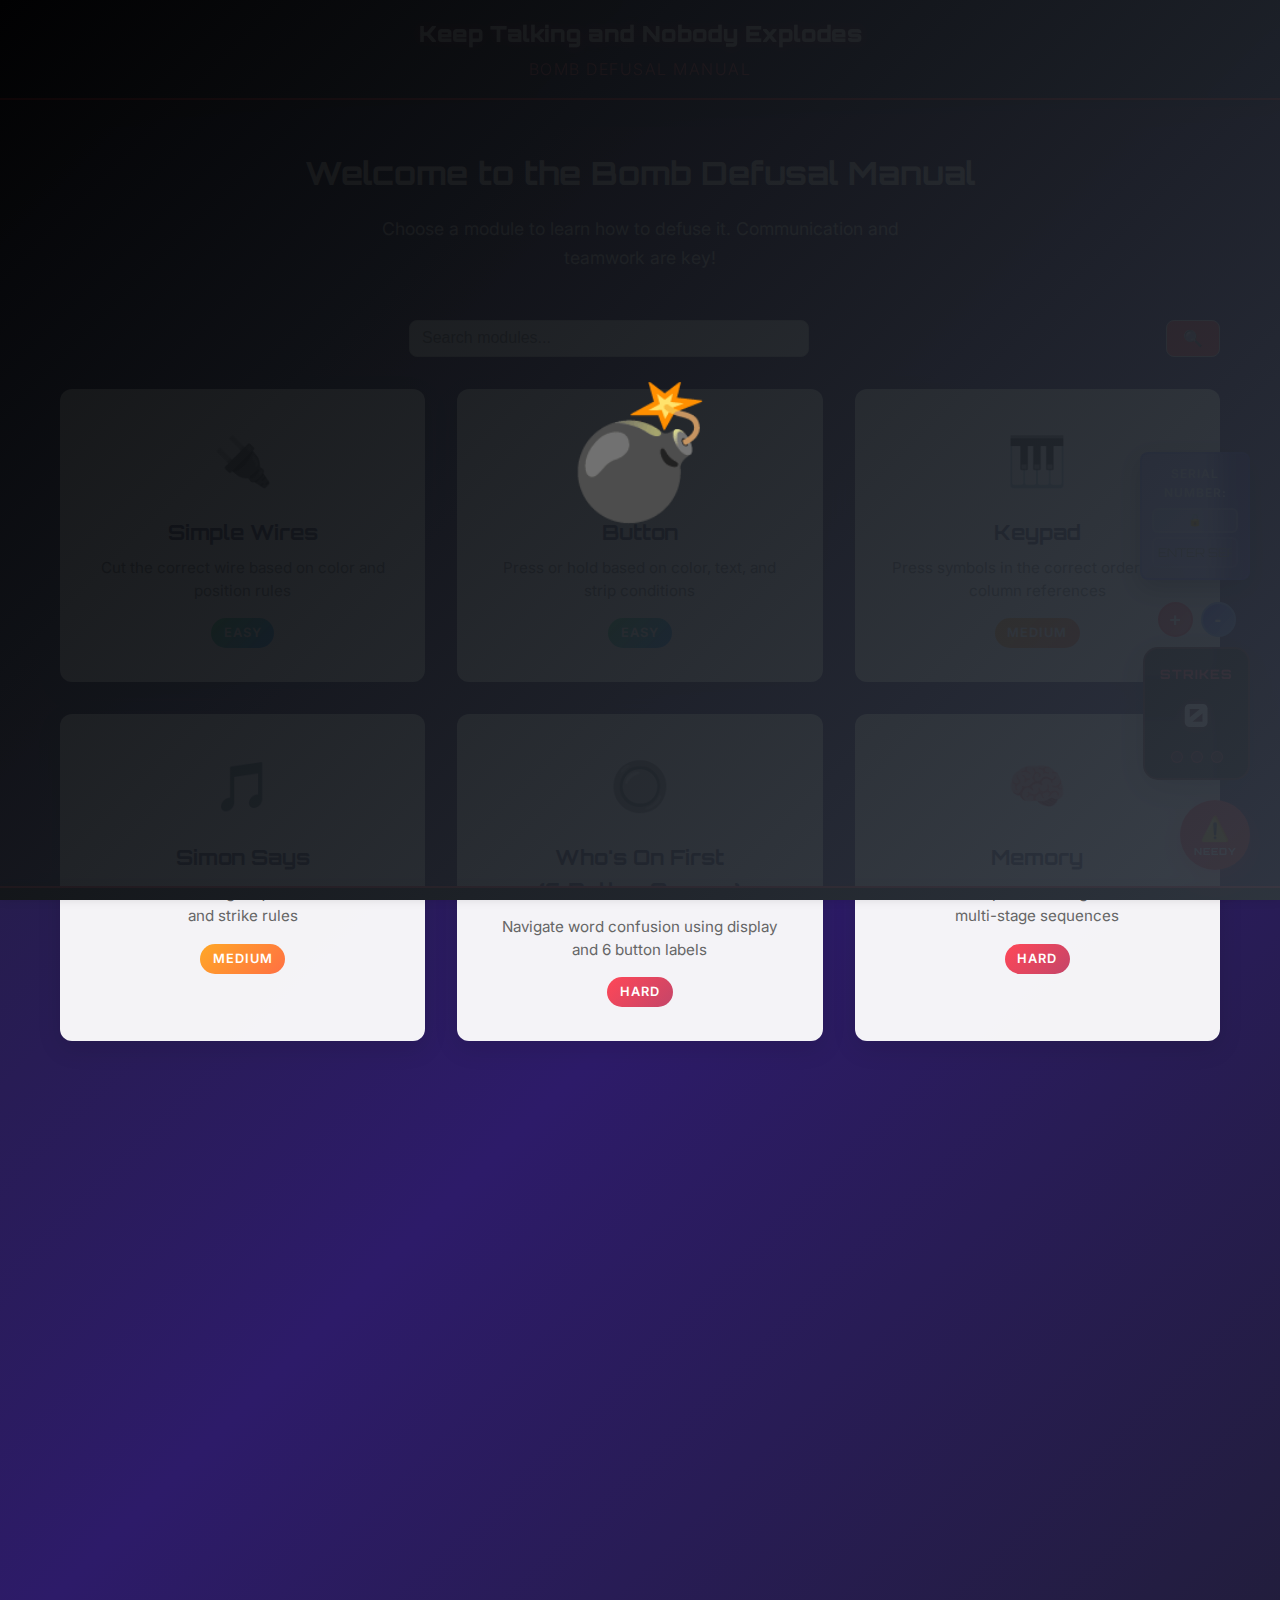
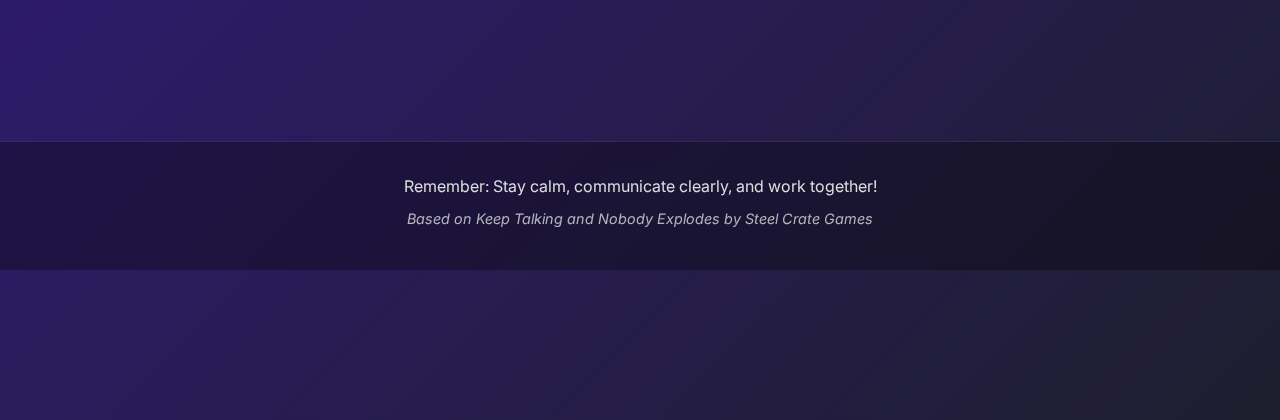
<file: INDEX.html>
<!DOCTYPE html>
<html lang="en">
<head>
    <meta charset="UTF-8">
    <meta name="viewport" content="width=device-width, initial-scale=1.0">
    <title>Keep Talking and Nobody Explodes - Bomb Defusal Manual</title>
    <link rel="stylesheet" href="style.css">
    <link rel="preconnect" href="https://fonts.googleapis.com">
    <link rel="preconnect" href="https://fonts.gstatic.com" crossorigin>
    <link href="https://fonts.googleapis.com/css2?family=Orbitron:wght@400;700;900&family=Inter:wght@300;400;500;600&display=swap" rel="stylesheet">
</head>
<body>
    <header class="header">
        <div class="container">
            <h1 class="title">
                Keep Talking and Nobody Explodes
            </h1>
            <p class="subtitle">Bomb Defusal Manual</p>
        </div>
    </header>

    <main class="main">
        <div class="container">
            <section class="intro">
                <h2>Welcome to the Bomb Defusal Manual</h2>
                <p>Choose a module to learn how to defuse it. Communication and teamwork are key!</p>
            </section>

            <!-- Module Search Bar -->
            <div class="module-search-bar">
                <input type="text" id="moduleSearch" placeholder="Search modules..." autocomplete="off">
                <button class="search-btn" type="button" aria-label="Search">🔍</button>
            </div>

            <section class="modules-grid">
                <div class="module-card" data-module="simple-wires">
                    <div class="module-icon">🔌</div>
                    <h3>Simple Wires</h3>
                    <p>Cut the correct wire based on color and position rules</p>
                    <div class="difficulty easy">Easy</div>
                </div>

                <div class="module-card" data-module="button">
                    <div class="module-icon">🔴</div>
                    <h3>Button</h3>
                    <p>Press or hold based on color, text, and strip conditions</p>
                    <div class="difficulty easy">Easy</div>
                </div>

                <div class="module-card" data-module="keypad">
                    <div class="module-icon">🎹</div>
                    <h3>Keypad</h3>
                    <p>Press symbols in the correct order using column references</p>
                    <div class="difficulty medium">Medium</div>
                </div>

                <div class="module-card" data-module="simon-says">
                    <div class="module-icon">🎵</div>
                    <h3>Simon Says</h3>
                    <p>Follow the flashing sequence with color and strike rules</p>
                    <div class="difficulty medium">Medium</div>
                </div>

                <div class="module-card" data-module="whos-on-first">
                    <div class="module-icon">🔘</div>
                    <h3>Who's On First <br>(6 Button Screen)</h3>
                    <p>Navigate word confusion using display and 6 button labels</p>
                    <div class="difficulty hard">Hard</div>
                </div>

                <div class="module-card" data-module="memory">
                    <div class="module-icon">🧠</div>
                    <h3>Memory</h3>
                    <p>Remember previous stages to solve multi-stage sequences</p>
                    <div class="difficulty hard">Hard</div>
                </div>

                <div class="module-card" data-module="morse-code">
                    <div class="module-icon">📡</div>
                    <h3>Morse Code</h3>
                    <p>Decode morse signals and set correct radio frequency</p>
                    <div class="difficulty hard">Hard</div>
                </div>

                <div class="module-card" data-module="complicated-wires">
                    <div class="module-icon">⚡</div>
                    <h3>Complicated Wires</h3>
                    <p>Use Venn diagram logic with wire properties</p>
                    <div class="difficulty hard">Hard</div>
                </div>

                <div class="module-card" data-module="wire-sequences">
                    <div class="module-icon">🔗</div>
                    <h3>Wire Sequences</h3>
                    <p>Cut wires in sequence based on color occurrence</p>
                    <div class="difficulty medium">Medium</div>
                </div>

                <div class="module-card" data-module="mazes">
                    <div class="module-icon">🏃</div>
                    <h3>Mazes</h3>
                    <p>Navigate through invisible walls to reach the goal</p>
                    <div class="difficulty medium">Medium</div>
                </div>

                <div class="module-card" data-module="password">
                    <div class="module-icon">🔒</div>
                    <h3>Password</h3>
                    <p>Find the correct password from a list of possibilities</p>
                    <div class="difficulty easy">Easy</div>
                </div>
            </section>
        </div>
    </main>

    <footer class="footer">
        <div class="container">
            <p>Remember: Stay calm, communicate clearly, and work together!</p>
            <p class="credits">Based on Keep Talking and Nobody Explodes by Steel Crate Games</p>
        </div>
    </footer>

    <!-- Modal Overlay -->
    <div class="modal-overlay" id="modalOverlay">
        <div class="modal-container" id="modalContainer">
            <button class="modal-close" id="modalClose" title="Close Modal">×</button>
            <div class="modal-content" id="modalContent">
                <!-- Dynamic content loaded here -->
            </div>
        </div>
    </div>

    <!-- Needy Module Overlay (appears on top of regular modals) -->
    <div class="needy-overlay" id="needyOverlay">
        <div class="needy-container" id="needyContainer">
            <div class="needy-header">
                <span class="needy-title" id="needyTitle">NEEDY MODULE</span>
                <button class="needy-close" id="needyClose" title="Close Needy Module">×</button>
            </div>
            <div class="needy-content" id="needyContent">
                <!-- Dynamic needy content loaded here -->
            </div>
        </div>
    </div>

    <!-- Floating Needy Modules Button -->
    
    <!-- Serial Number Input -->
    

    <!-- Strike Counter -->
    

    <!-- Mobile Tools Bar (sticky at bottom) -->
    <div class="mobile-tools-bar">
        <div class="serial-input-container">
            <label for="mainSerial">Serial Number:</label>
            <div class="serial-input-group">
                <button class="lock-btn" id="mainLockSerial" title="Lock/Unlock Serial">🔓</button>
                <input type="text" id="mainSerial" placeholder="Enter serial..." maxlength="10">
            </div>
        </div>
        <div class="strike-counter-container">
            <div class="strike-controls">
                <button class="strike-btn strike-add" id="addStrike" title="Add Strike (+)">+</button>
                <button class="strike-btn strike-remove" id="removeStrike" title="Remove Strike (-)">-</button>
            </div>
            <div class="strike-display" id="strikeDisplay">
                <div class="strike-label">STRIKES</div>
                <div class="strike-count" id="strikeCount">0</div>
                <div class="strike-indicators" id="strikeIndicators">
                    <div class="strike-dot" data-strike="1"></div>
                    <div class="strike-dot" data-strike="2"></div>
                    <div class="strike-dot" data-strike="3"></div>
                </div>
            </div>
        </div>
        <div class="needy-fab-container">
            <div class="needy-modules-menu" id="needyModulesMenu">
                <div class="needy-module-item" data-module="venting-gas">
                    <div class="needy-icon">💨</div>
                    <span>Venting Gas</span>
                </div>
                <div class="needy-module-item" data-module="knobs">
                    <div class="needy-icon">🎛️</div>
                    <span>Knobs</span>
                </div>
                <div class="needy-module-item" data-module="capacitor-discharge">
                    <div class="needy-icon">⚡</div>
                    <span>Capacitor Discharge</span>
                </div>
            </div>
            <button class="needy-fab" id="needyFab" title="Needy Modules - Always Active!">
                <span class="fab-icon">⚠️</span>
                <span class="fab-text">NEEDY</span>
            </button>
        </div>
    </div>

    <script src="script.js"></script>
</body>
</html>
</file>
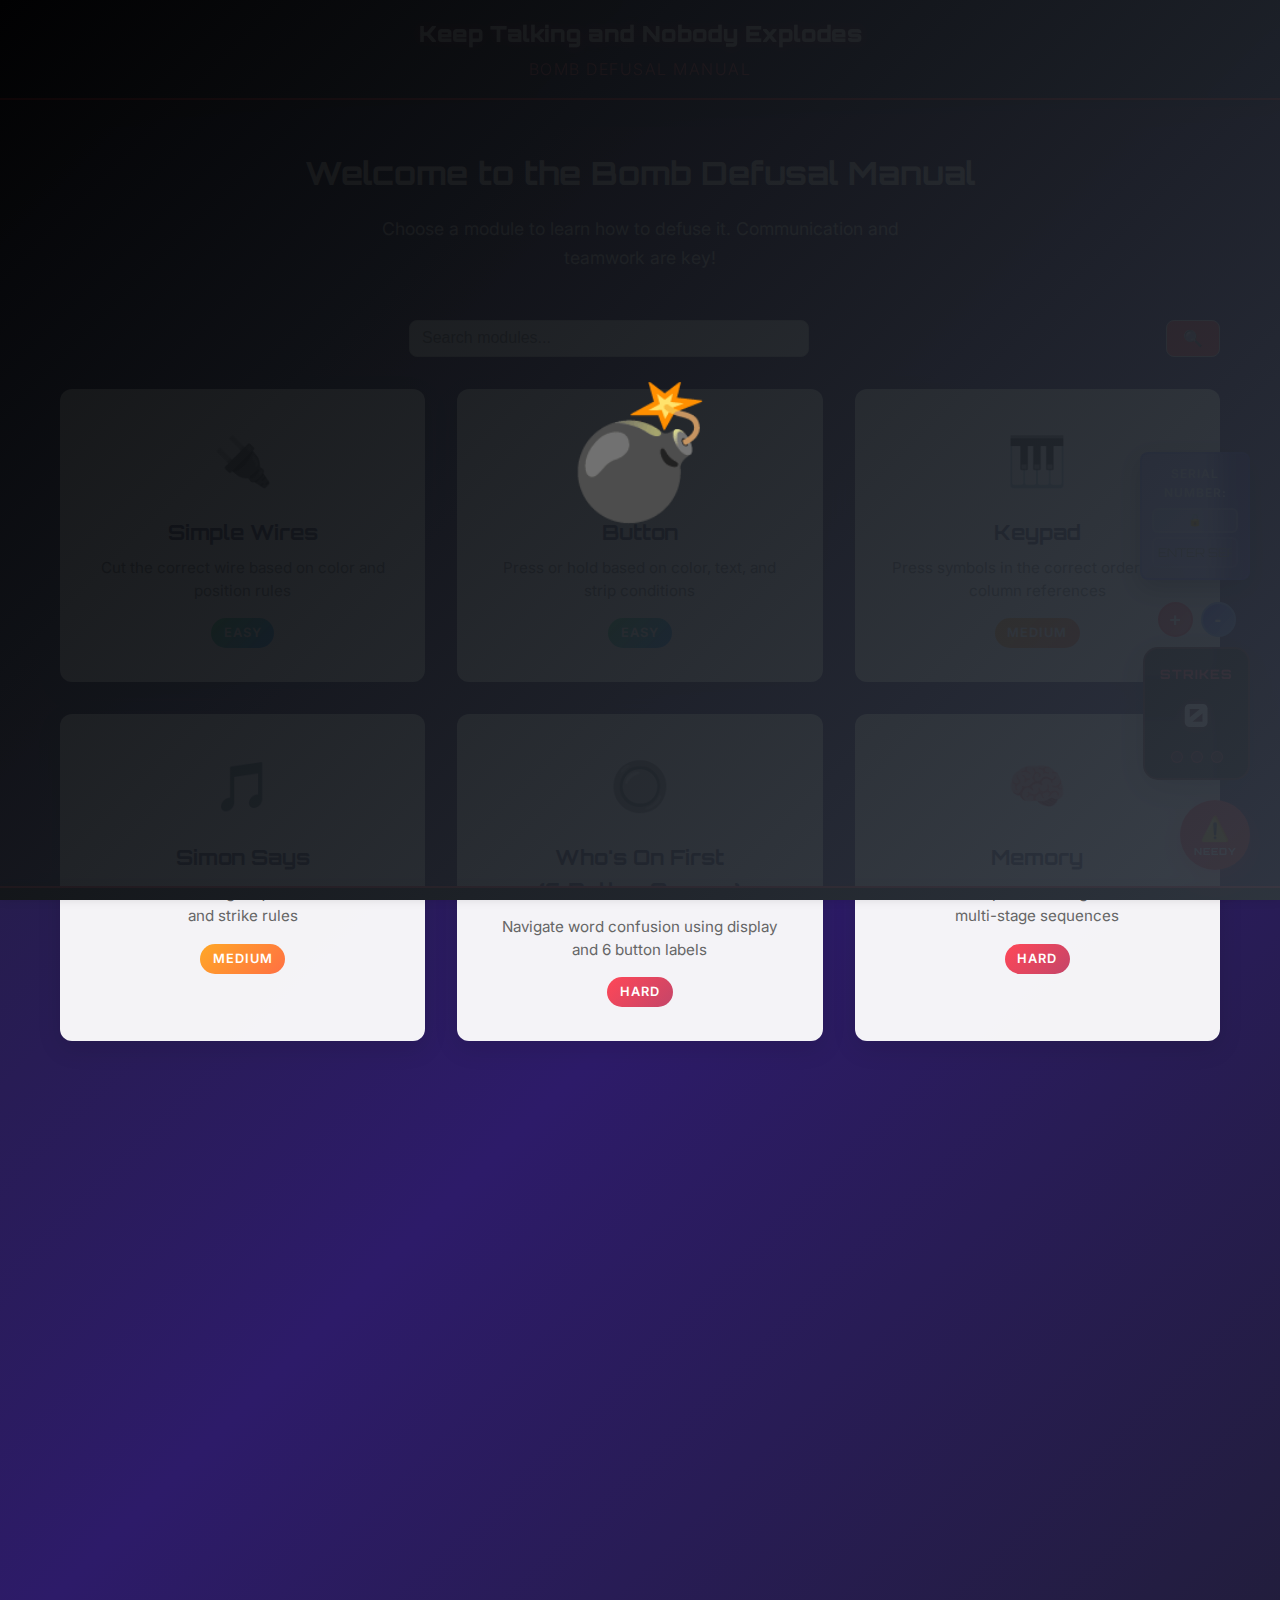
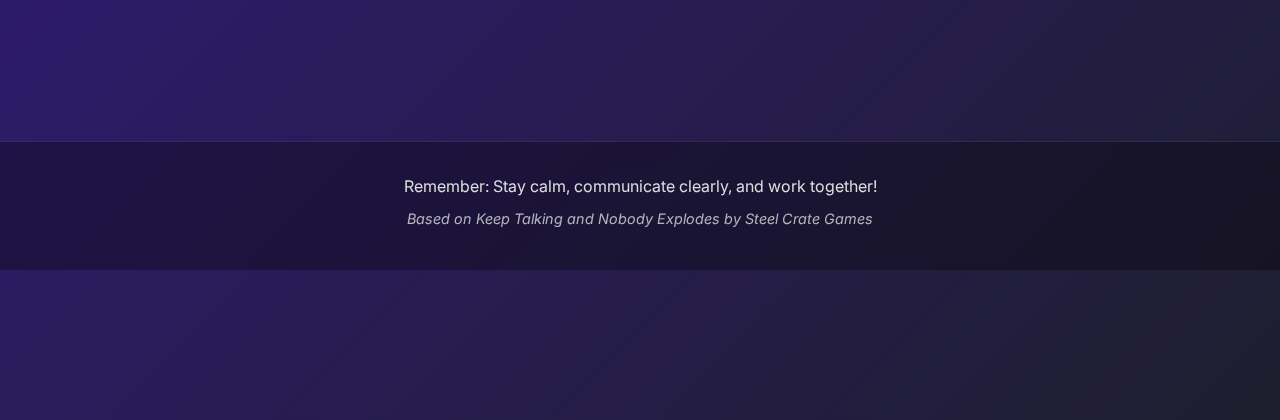
<file: index.html>
<!DOCTYPE html>
<html lang="en">
<head>
    <meta charset="UTF-8">
    <meta name="viewport" content="width=device-width, initial-scale=1.0">
    <title>Keep Talking and Nobody Explodes - Bomb Defusal Manual</title>
    <link rel="stylesheet" href="style.css">
    <link rel="preconnect" href="https://fonts.googleapis.com">
    <link rel="preconnect" href="https://fonts.gstatic.com" crossorigin>
    <link href="https://fonts.googleapis.com/css2?family=Orbitron:wght@400;700;900&family=Inter:wght@300;400;500;600&display=swap" rel="stylesheet">
</head>
<body>
    <header class="header">
        <div class="container">
            <h1 class="title">
                Keep Talking and Nobody Explodes
            </h1>
            <p class="subtitle">Bomb Defusal Manual</p>
        </div>
    </header>

    <main class="main">
        <div class="container">
            <section class="intro">
                <h2>Welcome to the Bomb Defusal Manual</h2>
                <p>Choose a module to learn how to defuse it. Communication and teamwork are key!</p>
            </section>

            <!-- Module Search Bar -->
            <div class="module-search-bar">
                <input type="text" id="moduleSearch" placeholder="Search modules..." autocomplete="off">
                <button class="search-btn" type="button" aria-label="Search">🔍</button>
            </div>

            <section class="modules-grid">
                <div class="module-card" data-module="simple-wires">
                    <div class="module-icon">🔌</div>
                    <h3>Simple Wires</h3>
                    <p>Cut the correct wire based on color and position rules</p>
                    <div class="difficulty easy">Easy</div>
                </div>

                <div class="module-card" data-module="button">
                    <div class="module-icon">🔴</div>
                    <h3>Button</h3>
                    <p>Press or hold based on color, text, and strip conditions</p>
                    <div class="difficulty easy">Easy</div>
                </div>

                <div class="module-card" data-module="keypad">
                    <div class="module-icon">🎹</div>
                    <h3>Keypad</h3>
                    <p>Press symbols in the correct order using column references</p>
                    <div class="difficulty medium">Medium</div>
                </div>

                <div class="module-card" data-module="simon-says">
                    <div class="module-icon">🎵</div>
                    <h3>Simon Says</h3>
                    <p>Follow the flashing sequence with color and strike rules</p>
                    <div class="difficulty medium">Medium</div>
                </div>

                <div class="module-card" data-module="whos-on-first">
                    <div class="module-icon">🔘</div>
                    <h3>Who's On First <br>(6 Button Screen)</h3>
                    <p>Navigate word confusion using display and 6 button labels</p>
                    <div class="difficulty hard">Hard</div>
                </div>

                <div class="module-card" data-module="memory">
                    <div class="module-icon">🧠</div>
                    <h3>Memory</h3>
                    <p>Remember previous stages to solve multi-stage sequences</p>
                    <div class="difficulty hard">Hard</div>
                </div>

                <div class="module-card" data-module="morse-code">
                    <div class="module-icon">📡</div>
                    <h3>Morse Code</h3>
                    <p>Decode morse signals and set correct radio frequency</p>
                    <div class="difficulty hard">Hard</div>
                </div>

                <div class="module-card" data-module="complicated-wires">
                    <div class="module-icon">⚡</div>
                    <h3>Complicated Wires</h3>
                    <p>Use Venn diagram logic with wire properties</p>
                    <div class="difficulty hard">Hard</div>
                </div>

                <div class="module-card" data-module="wire-sequences">
                    <div class="module-icon">🔗</div>
                    <h3>Wire Sequences</h3>
                    <p>Cut wires in sequence based on color occurrence</p>
                    <div class="difficulty medium">Medium</div>
                </div>

                <div class="module-card" data-module="mazes">
                    <div class="module-icon">🏃</div>
                    <h3>Mazes</h3>
                    <p>Navigate through invisible walls to reach the goal</p>
                    <div class="difficulty medium">Medium</div>
                </div>

                <div class="module-card" data-module="password">
                    <div class="module-icon">🔒</div>
                    <h3>Password</h3>
                    <p>Find the correct password from a list of possibilities</p>
                    <div class="difficulty easy">Easy</div>
                </div>
            </section>
        </div>
    </main>

    <footer class="footer">
        <div class="container">
            <p>Remember: Stay calm, communicate clearly, and work together!</p>
            <p class="credits">Based on Keep Talking and Nobody Explodes by Steel Crate Games</p>
        </div>
    </footer>

    <!-- Modal Overlay -->
    <div class="modal-overlay" id="modalOverlay">
        <div class="modal-container" id="modalContainer">
            <button class="modal-close" id="modalClose" title="Close Modal">×</button>
            <div class="modal-content" id="modalContent">
                <!-- Dynamic content loaded here -->
            </div>
        </div>
    </div>

    <!-- Needy Module Overlay (appears on top of regular modals) -->
    <div class="needy-overlay" id="needyOverlay">
        <div class="needy-container" id="needyContainer">
            <div class="needy-header">
                <span class="needy-title" id="needyTitle">NEEDY MODULE</span>
                <button class="needy-close" id="needyClose" title="Close Needy Module">×</button>
            </div>
            <div class="needy-content" id="needyContent">
                <!-- Dynamic needy content loaded here -->
            </div>
        </div>
    </div>

    <!-- Floating Needy Modules Button -->
    
    <!-- Serial Number Input -->
    

    <!-- Strike Counter -->
    

    <!-- Mobile Tools Bar (sticky at bottom) -->
    <div class="mobile-tools-bar">
        <div class="serial-input-container">
            <label for="mainSerial">Serial Number:</label>
            <div class="serial-input-group">
                <button class="lock-btn" id="mainLockSerial" title="Lock/Unlock Serial">🔓</button>
                <input type="text" id="mainSerial" placeholder="Enter serial..." maxlength="10">
            </div>
        </div>
        <div class="strike-counter-container">
            <div class="strike-controls">
                <button class="strike-btn strike-add" id="addStrike" title="Add Strike (+)">+</button>
                <button class="strike-btn strike-remove" id="removeStrike" title="Remove Strike (-)">-</button>
            </div>
            <div class="strike-display" id="strikeDisplay">
                <div class="strike-label">STRIKES</div>
                <div class="strike-count" id="strikeCount">0</div>
                <div class="strike-indicators" id="strikeIndicators">
                    <div class="strike-dot" data-strike="1"></div>
                    <div class="strike-dot" data-strike="2"></div>
                    <div class="strike-dot" data-strike="3"></div>
                </div>
            </div>
        </div>
        <div class="needy-fab-container">
            <div class="needy-modules-menu" id="needyModulesMenu">
                <div class="needy-module-item" data-module="venting-gas">
                    <div class="needy-icon">💨</div>
                    <span>Venting Gas</span>
                </div>
                <div class="needy-module-item" data-module="knobs">
                    <div class="needy-icon">🎛️</div>
                    <span>Knobs</span>
                </div>
                <div class="needy-module-item" data-module="capacitor-discharge">
                    <div class="needy-icon">⚡</div>
                    <span>Capacitor Discharge</span>
                </div>
            </div>
            <button class="needy-fab" id="needyFab" title="Needy Modules - Always Active!">
                <span class="fab-icon">⚠️</span>
                <span class="fab-text">NEEDY</span>
            </button>
        </div>
    </div>

    <script src="script.js"></script>
</body>
</html>
</file>
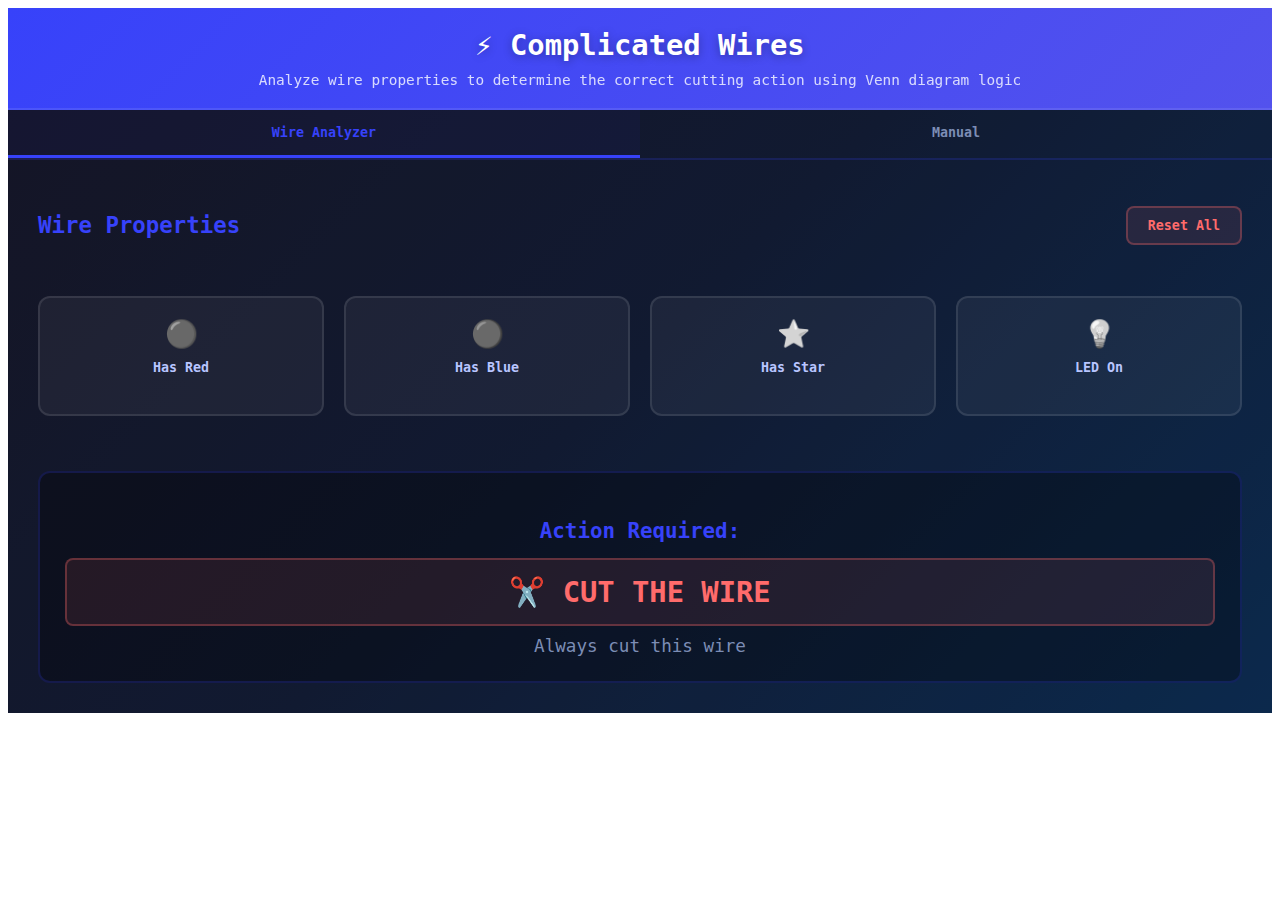
<file: complicated-wires-modal.html>
<!DOCTYPE html>
<html lang="en">
<head>
    <meta charset="UTF-8">
    <meta name="viewport" content="width=device-width, initial-scale=1.0">
    <title>Complicated Wires Module</title>
    <link rel="stylesheet" href="complicated-wires-modal.css">
</head>
<body>
    <div class="modal-content">
        <div class="modal-header">
            <h2>⚡ Complicated Wires</h2>
            <p class="module-description">Analyze wire properties to determine the correct cutting action using Venn diagram logic</p>
        </div>
            
            <div class="tabs">
                <button class="tab-btn active" data-tab="solver">Wire Analyzer</button>
                <button class="tab-btn" data-tab="manual">Manual</button>
            </div>
            
            <div class="tab-content">
                <div class="tab-panel active" id="solver">
                    <div class="wire-analyzer">
                    <div class="analyzer-header">
                        <h3>Wire Properties</h3>
                        <button class="reset-btn" onclick="resetAll()">Reset All</button>
                    </div>
                    
                    <div class="properties-grid">
                        <button class="property-btn" id="hasRed" onclick="toggleProperty('hasRed')">
                            <div class="property-icon red-icon">🔴</div>
                            <span>Has Red</span>
                        </button>
                        
                        <button class="property-btn" id="hasBlue" onclick="toggleProperty('hasBlue')">
                            <div class="property-icon blue-icon">🔵</div>
                            <span>Has Blue</span>
                        </button>
                        
                        <button class="property-btn" id="hasStar" onclick="toggleProperty('hasStar')">
                            <div class="property-icon star-icon">⭐</div>
                            <span>Has Star</span>
                        </button>
                        
                        <button class="property-btn" id="ledOn" onclick="toggleProperty('ledOn')">
                            <div class="property-icon led-icon">💡</div>
                            <span>LED On</span>
                        </button>
                    </div>
                    
                    <div class="outcome-display">
                        <h3>Action Required:</h3>
                        <div class="outcome-result" id="outcomeResult">
                            Select wire properties above
                        </div>
                        <div class="outcome-explanation" id="outcomeExplanation"></div>
                    </div>
                    </div>
                </div>
            
            <div class="tab-panel" id="manual">
                <div class="manual-content">
                    <h3>Complicated Wires Manual</h3>
                    
                    <div class="section">
                        <h4>Wire Properties</h4>
                        <ul>
                            <li><strong>Red Coloring:</strong> Wire contains red color (may be combined with other colors)</li>
                            <li><strong>Blue Coloring:</strong> Wire contains blue color (may be combined with other colors)</li>
                            <li><strong>White Wire:</strong> Wire has no red or blue coloring (neither red nor blue selected)</li>
                            <li><strong>Star Symbol:</strong> Wire has a star (★) symbol on it</li>
                            <li><strong>LED:</strong> There is a lit LED above the wire</li>
                        </ul>
                        <div class="wire-note">
                            <strong>Note:</strong> A wire can have multiple colors (e.g., red + blue = purple). 
                            A "white" wire means it has neither red nor blue coloring.
                        </div>
                    </div>
                    
                    <div class="section">
                        <h4>Venn Diagram Logic</h4>
                        <div class="venn-diagram-container">
                            <img src="Other-imgs/Complicated-wires-Venn-Diagram.png" alt="Complicated Wires Venn Diagram" class="venn-diagram">
                            <p class="diagram-note">Use this Venn diagram to determine the correct action for each wire based on its properties.</p>
                        </div>
                    </div>
                    
                    <div class="section">
                        <h4>Action Codes Explained</h4>
                        <div class="action-codes">
                            <div class="code-item cut">
                                <span class="code">C</span>
                                <div class="description">
                                    <strong>Always Cut</strong><br>
                                    Cut this wire immediately - no additional conditions required
                                </div>
                            </div>
                            <div class="code-item dont-cut">
                                <span class="code">D</span>
                                <div class="description">
                                    <strong>Don't Cut</strong><br>
                                    Never cut this wire under any circumstances
                                </div>
                            </div>
                            <div class="code-item serial">
                                <span class="code">S</span>
                                <div class="description">
                                    <strong>Serial Number Check</strong><br>
                                    Cut if the bomb's serial number ends in an even digit (0, 2, 4, 6, 8)
                                </div>
                            </div>
                            <div class="code-item parallel">
                                <span class="code">P</span>
                                <div class="description">
                                    <strong>Parallel Port Check</strong><br>
                                    Cut if the bomb has a parallel port (looks like a wide rectangular connector)
                                </div>
                            </div>
                            <div class="code-item battery">
                                <span class="code">B</span>
                                <div class="description">
                                    <strong>Battery Check</strong><br>
                                    Cut if the bomb has 2 or more batteries (any combination of AA or D batteries)
                                </div>
                            </div>
                        </div>
                    </div>
                    
                    <div class="section">
                        <h4>Decision Table</h4>
                        <div class="decision-table">
                            <table>
                                <thead>
                                    <tr>
                                        <th>Wire Description</th>
                                        <th>LED Status</th>
                                        <th>Action</th>
                                    </tr>
                                </thead>
                                <tbody>
                                    <tr><td>White (no colors)</td><td>OFF</td><td class="action-c">C</td></tr>
                                    <tr><td>White + Star</td><td>OFF</td><td class="action-c">C</td></tr>
                                    <tr><td>Red only</td><td>OFF</td><td class="action-s">S</td></tr>
                                    <tr><td>Blue only</td><td>OFF</td><td class="action-s">S</td></tr>
                                    <tr><td>Red + Blue</td><td>OFF</td><td class="action-s">S</td></tr>
                                    <tr><td>Red + Blue</td><td>ON</td><td class="action-s">S</td></tr>
                                    <tr><td>Red + Star (any combo)</td><td>OFF</td><td class="action-c">C</td></tr>
                                    <tr><td>White + Star</td><td>ON</td><td class="action-b">B</td></tr>
                                    <tr><td>Red only</td><td>ON</td><td class="action-b">B</td></tr>
                                    <tr><td>Red + Star (any combo)</td><td>ON</td><td class="action-b">B</td></tr>
                                    <tr><td>Blue only</td><td>ON</td><td class="action-p">P</td></tr>
                                    <tr><td>Blue + Star (any combo)</td><td>ON</td><td class="action-p">P</td></tr>
                                    <tr><td>Red + Blue + Star</td><td>OFF</td><td class="action-p">P</td></tr>
                                    <tr><td>White (plain)</td><td>ON</td><td class="action-d">D</td></tr>
                                    <tr><td>Red + Blue + Star</td><td>ON</td><td class="action-d">D</td></tr>
                                    <tr><td>Blue + Star</td><td>OFF</td><td class="action-d">D</td></tr>
                                </tbody>
                            </table>
                        </div>
                    </div>
                </div>
            </div>
        </div>
    </div>

    <script src="complicated-wires-modal.js"></script>
    <script>
        // Ensure initialization runs when loaded in modal
        if (typeof initComplicatedWires === 'function') {
            initComplicatedWires();
        }
    </script>
</body>
</html>
</file>
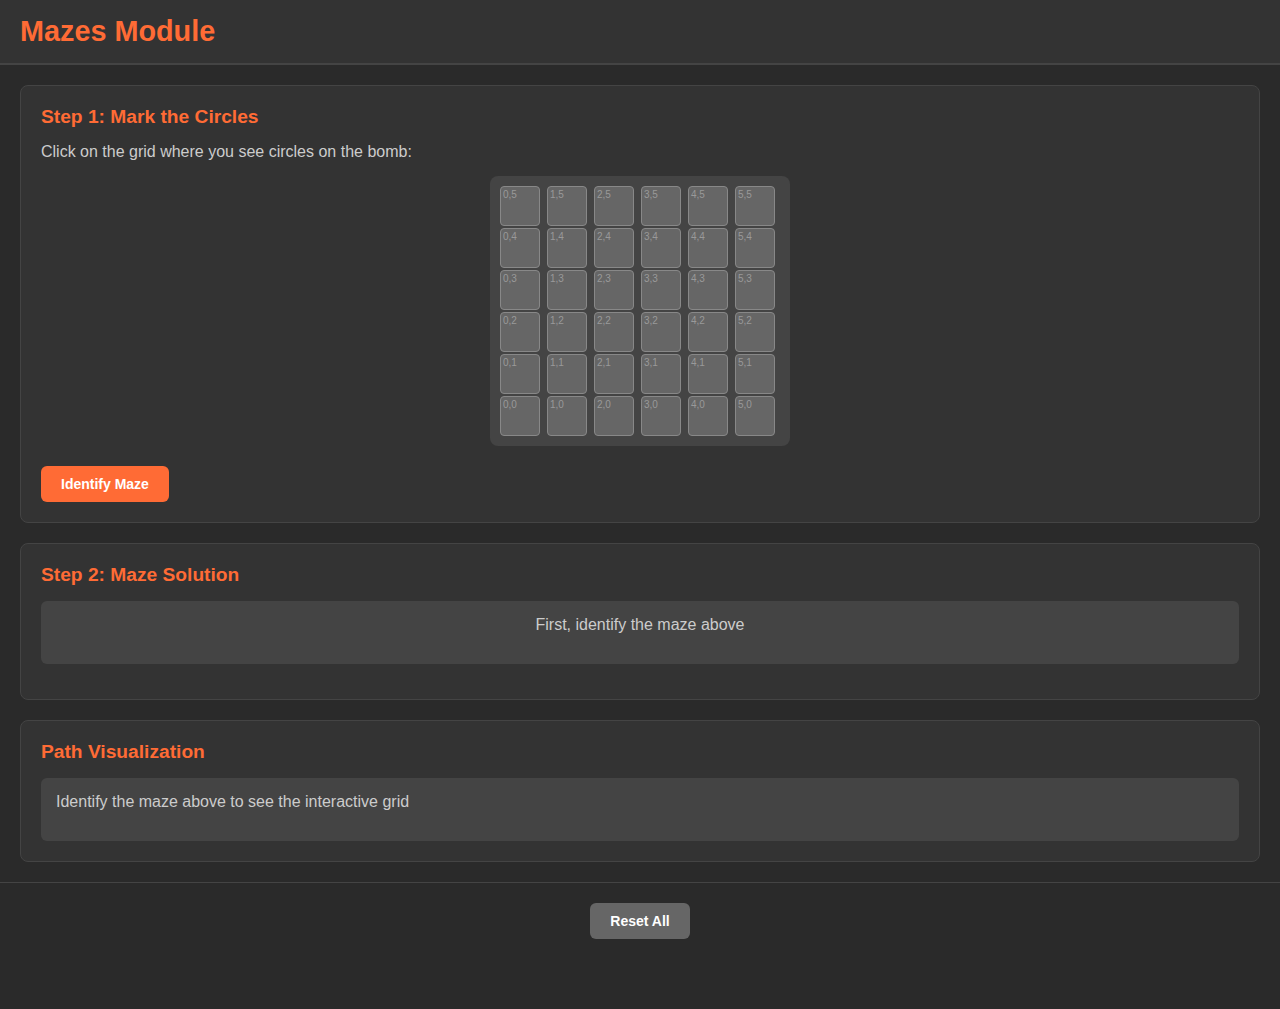
<file: mazes-modal.html>
<!DOCTYPE html>
<html lang="en">
<head>
    <meta charset="UTF-8">
    <meta name="viewport" content="width=device-width, initial-scale=1.0">
    <title>KTANE - Mazes</title>
    <link rel="stylesheet" href="mazes-modal.css">
</head>
<body>
    <div class="container">
        <div class="header">
            <h1>Mazes Module</h1>
        </div>

        <div class="content">
            <div class="section">
                <h3>Step 1: Mark the Circles</h3>
                <p>Click on the grid where you see circles on the bomb:</p>
                <div class="maze-grid" id="circleGrid">
                    <!-- Grid will be generated by JavaScript -->
                </div>
                <button id="identifyMaze" class="btn">Identify Maze</button>
            </div>

            <div class="section">
                <h3>Step 2: Maze Solution</h3>
                <div class="maze-info" id="mazeInfo">
                    <p>First, identify the maze above</p>
                </div>
                <div class="navigation-instructions" id="navigationInstructions" style="display: none;">
                    <p>The circles you marked will be used as start and end points automatically.</p>
                </div>
            </div>

            <div class="section">
                <h3>Path Visualization</h3>
                <div class="solution-grid" id="solutionGrid" style="display: none;">
                    <!-- Solution grid will be generated by JavaScript -->
                </div>
                <div class="path-instructions" id="pathInstructions">
                    <p>Identify the maze above to see the interactive grid</p>
                </div>
            </div>
        </div>

        <div class="actions">
            <button id="resetAll" class="btn secondary">Reset All</button>
        </div>
    </div>

    <script src="mazes-data.js"></script>
    <script src="mazes-modal.js"></script>
</body>
</html>
</file>
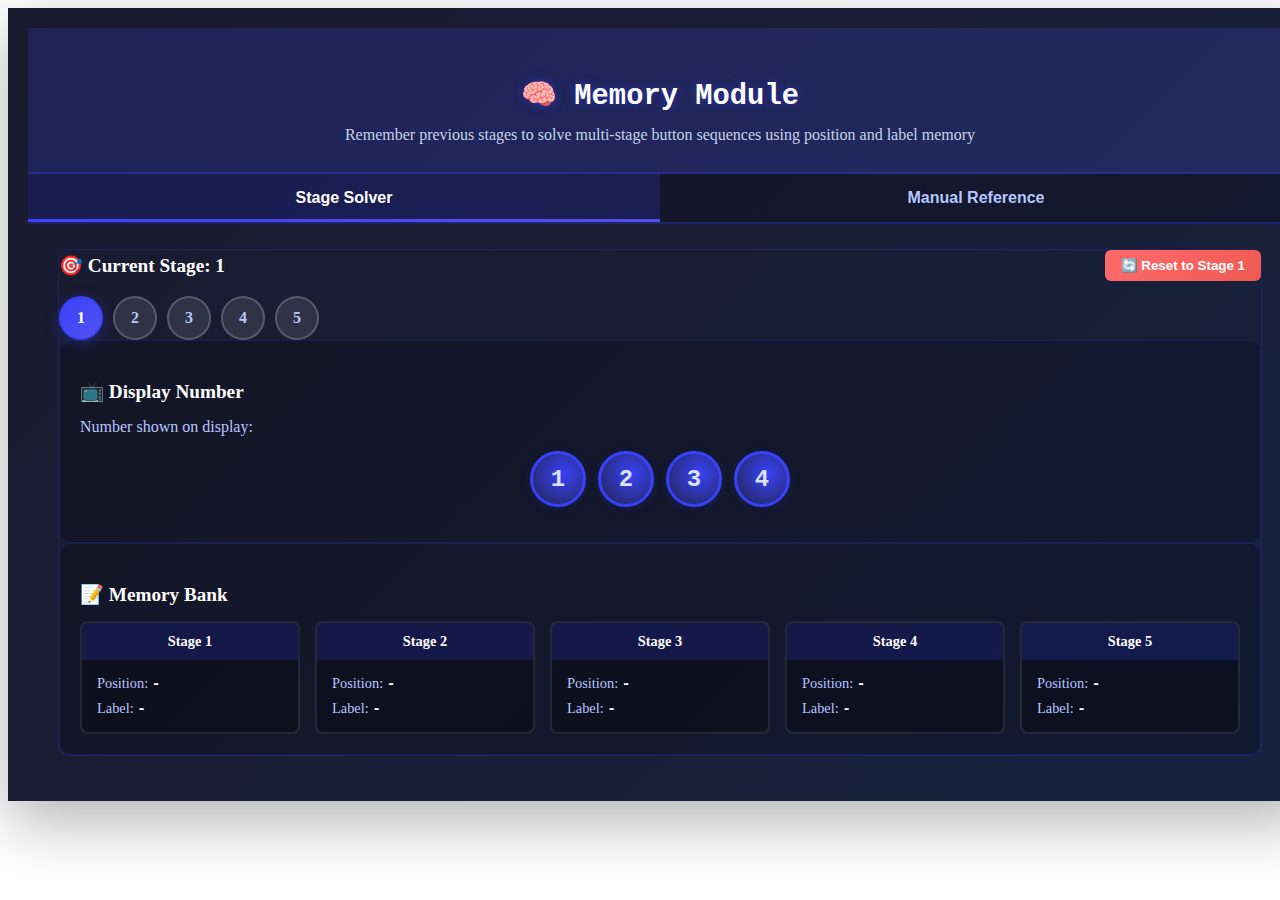
<file: memory-modal.html>
<!DOCTYPE html>
<html lang="en">
<head>
    <meta charset="UTF-8">
    <meta name="viewport" content="width=device-width, initial-scale=1.0">
    <title>Memory Module</title>
    <link rel="stylesheet" href="memory-modal.css">
</head>
<body>
    <div class="modal-content">
        <div class="modal-header">
            <h2>🧠 Memory Module</h2>
            <p class="module-description">Remember previous stages to solve multi-stage button sequences using position and label memory</p>
        </div>

        <div class="tabs">
            <button class="tab-btn active" data-tab="solver">Stage Solver</button>
            <button class="tab-btn" data-tab="manual">Manual Reference</button>
        </div>

        <div class="tab-content">
            <!-- Stage Solver Tab -->
            <div class="tab-panel active" id="solver">
                <div class="solver-container">
                    <!-- Stage Progress -->
                    <div class="stage-progress">
                        <div class="current-stage">
                            <h3>🎯 Current Stage: <span id="currentStageNum">1</span></h3>
                            <button class="reset-btn" id="resetStages">🔄 Reset to Stage 1</button>
                        </div>
                        
                        <div class="stage-indicators">
                            <div class="stage-indicator active" data-stage="1">1</div>
                            <div class="stage-indicator" data-stage="2">2</div>
                            <div class="stage-indicator" data-stage="3">3</div>
                            <div class="stage-indicator" data-stage="4">4</div>
                            <div class="stage-indicator" data-stage="5">5</div>
                        </div>
                    </div>

                    <!-- Current Stage Input -->
                    <div class="stage-input-section">
                        <h3>📺 Display Number</h3>
                        <div class="display-selection">
                            <label>Number shown on display:</label>
                            <div class="display-buttons">
                                <button class="display-btn" data-number="1">1</button>
                                <button class="display-btn" data-number="2">2</button>
                                <button class="display-btn" data-number="3">3</button>
                                <button class="display-btn" data-number="4">4</button>
                            </div>
                        </div>
                    </div>

                    <!-- Rule Display -->
                    <div class="rule-section" id="ruleSection" style="display: none;">
                        <h3>� What to do</h3>
                        <div class="rule-display" id="ruleDisplay">
                            <div class="rule-text">Enter display number to see what to do</div>
                        </div>
                    </div>

                    <!-- Button Action Section -->
                    <div class="button-action-section" id="buttonActionSection" style="display: none;">
                        <h3>🎯 What to Press</h3>
                        
                        <div class="action-inputs">
                            <div class="input-group">
                                <label for="buttonPosition">Position (1-4):</label>
                                <input type="number" id="buttonPosition" min="1" max="4" placeholder="1-4" class="action-input">
                            </div>
                            
                            <div class="input-group">
                                <label for="buttonLabel">Label:</label>
                                <input type="text" id="buttonLabel" placeholder="Label" maxlength="1" class="action-input">
                            </div>
                        </div>
                        
                        <div class="input-help" id="inputHelp">
                            Fill in the missing information based on what you see on the bomb.
                        </div>
                        
                        <div class="action-buttons">
                            <button class="next-stage-btn" id="nextStage" disabled>Next Stage →</button>
                        </div>
                    </div>

                    <!-- Memory Tracking -->
                    <div class="memory-section">
                        <h3>📝 Memory Bank</h3>
                        <div class="memory-grid">
                            <div class="memory-stage" id="memory-stage-1">
                                <div class="memory-header">Stage 1</div>
                                <div class="memory-content">
                                    <div class="memory-item">Position: <span class="memory-position">-</span></div>
                                    <div class="memory-item">Label: <span class="memory-label">-</span></div>
                                </div>
                            </div>
                            <div class="memory-stage" id="memory-stage-2">
                                <div class="memory-header">Stage 2</div>
                                <div class="memory-content">
                                    <div class="memory-item">Position: <span class="memory-position">-</span></div>
                                    <div class="memory-item">Label: <span class="memory-label">-</span></div>
                                </div>
                            </div>
                            <div class="memory-stage" id="memory-stage-3">
                                <div class="memory-header">Stage 3</div>
                                <div class="memory-content">
                                    <div class="memory-item">Position: <span class="memory-position">-</span></div>
                                    <div class="memory-item">Label: <span class="memory-label">-</span></div>
                                </div>
                            </div>
                            <div class="memory-stage" id="memory-stage-4">
                                <div class="memory-header">Stage 4</div>
                                <div class="memory-content">
                                    <div class="memory-item">Position: <span class="memory-position">-</span></div>
                                    <div class="memory-item">Label: <span class="memory-label">-</span></div>
                                </div>
                            </div>
                            <div class="memory-stage" id="memory-stage-5">
                                <div class="memory-header">Stage 5</div>
                                <div class="memory-content">
                                    <div class="memory-item">Position: <span class="memory-position">-</span></div>
                                    <div class="memory-item">Label: <span class="memory-label">-</span></div>
                                </div>
                            </div>
                        </div>
                    </div>
                </div>
            </div>

            <!-- Manual Reference Tab -->
            <div class="tab-panel" id="manual">
                <div class="reference-container">
                    <h3>📋 Memory Module Reference</h3>
                    
                    <div class="reference-section">
                        <h4>How Memory Works</h4>
                        <p>The Memory module has 5 stages. Each stage shows a display number (1-4) and 4 buttons with labels. You must remember what you pressed in previous stages to solve later stages.</p>
                        <ul>
                            <li><strong>Position</strong>: The physical location of the button (1st, 2nd, 3rd, 4th)</li>
                            <li><strong>Label</strong>: The number written on the button you pressed</li>
                            <li>Different stages reference different previous stages</li>
                        </ul>
                    </div>

                    <div class="stage-reference">
                        <div class="stage-rules">
                            <h4>Stage 1</h4>
                            <div class="rules-grid">
                                <div class="rule">Display 1 → Press position 2</div>
                                <div class="rule">Display 2 → Press position 2</div>
                                <div class="rule">Display 3 → Press position 3</div>
                                <div class="rule">Display 4 → Press position 4</div>
                            </div>
                        </div>

                        <div class="stage-rules">
                            <h4>Stage 2</h4>
                            <div class="rules-grid">
                                <div class="rule">Display 1 → Press button labeled "4"</div>
                                <div class="rule">Display 2 → Press same position as Stage 1</div>
                                <div class="rule">Display 3 → Press position 1</div>
                                <div class="rule">Display 4 → Press same position as Stage 1</div>
                            </div>
                        </div>

                        <div class="stage-rules">
                            <h4>Stage 3</h4>
                            <div class="rules-grid">
                                <div class="rule">Display 1 → Press same label as Stage 2</div>
                                <div class="rule">Display 2 → Press same label as Stage 1</div>
                                <div class="rule">Display 3 → Press position 3</div>
                                <div class="rule">Display 4 → Press button labeled "4"</div>
                            </div>
                        </div>

                        <div class="stage-rules">
                            <h4>Stage 4</h4>
                            <div class="rules-grid">
                                <div class="rule">Display 1 → Press same position as Stage 1</div>
                                <div class="rule">Display 2 → Press position 1</div>
                                <div class="rule">Display 3 → Press same position as Stage 2</div>
                                <div class="rule">Display 4 → Press same position as Stage 2</div>
                            </div>
                        </div>

                        <div class="stage-rules">
                            <h4>Stage 5</h4>
                            <div class="rules-grid">
                                <div class="rule">Display 1 → Press same label as Stage 1</div>
                                <div class="rule">Display 2 → Press same label as Stage 2</div>
                                <div class="rule">Display 3 → Press same label as Stage 4</div>
                                <div class="rule">Display 4 → Press same label as Stage 3</div>
                            </div>
                        </div>
                    </div>

                    <div class="reference-section">
                        <h4>💡 Tips</h4>
                        <ul>
                            <li>Always record both the position and label of what you pressed</li>
                            <li>Some stages reference positions, others reference labels</li>
                            <li>Use the reset button if you make a mistake</li>
                            <li>The memory bank tracks everything automatically</li>
                        </ul>
                    </div>
                </div>
            </div>
        </div>
    </div>

    <script src="memory-modal.js"></script>
</body>
</html>
</file>
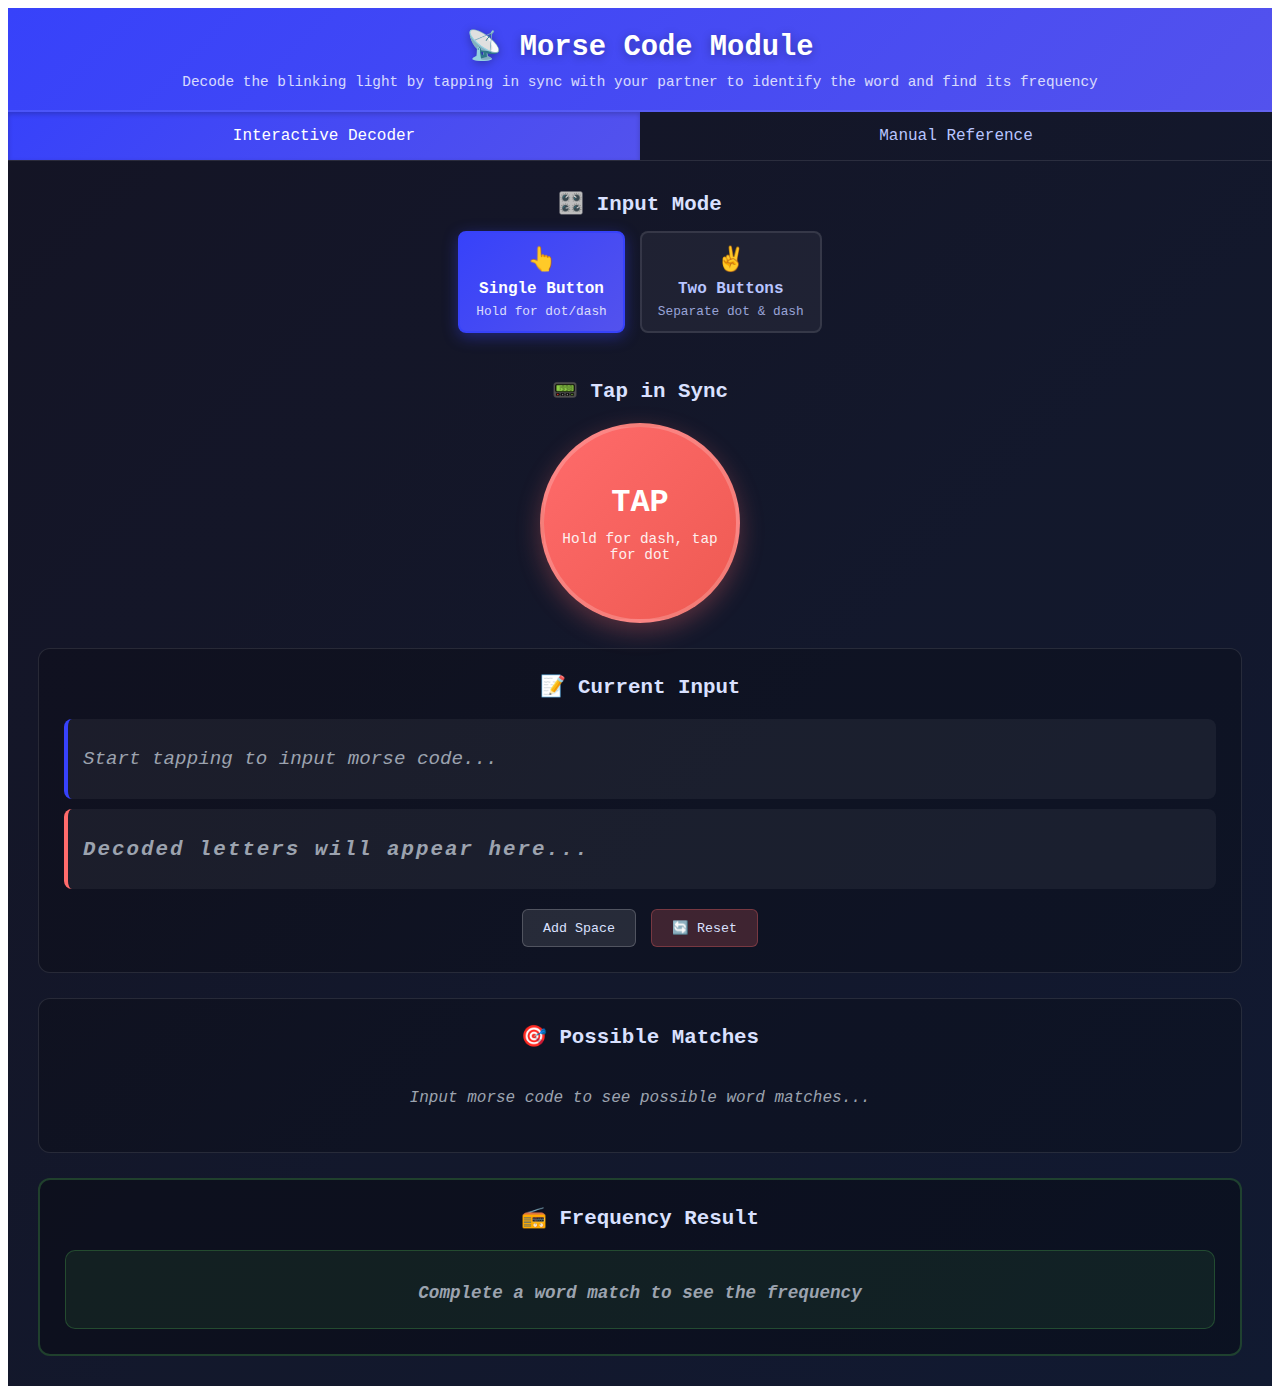
<file: morse-code-modal.html>
<!DOCTYPE html>
<html lang="en">
<head>
    <meta charset="UTF-8">
    <meta name="viewport" content="width=device-width, initial-scale=1.0">
    <title>Morse Code Module</title>
    <link rel="stylesheet" href="morse-code-modal.css">
</head>
<body>
    <div class="modal-content">
        <div class="modal-header">
            <h2>📡 Morse Code Module</h2>
            <p class="module-description">Decode the blinking light by tapping in sync with your partner to identify the word and find its frequency</p>
        </div>

        <div class="tabs">
            <button class="tab-btn active" data-tab="decoder">Interactive Decoder</button>
            <button class="tab-btn" data-tab="manual">Manual Reference</button>
        </div>

        <div class="tab-content">
            <!-- Interactive Decoder Tab -->
            <div class="tab-panel active" id="decoder">
                <div class="decoder-container">
                    
                    <!-- Input Mode Selection -->
                    <div class="input-mode-section">
                        <h3>🎛️ Input Mode</h3>
                        <div class="mode-selector">
                            <button class="mode-btn active" data-mode="single">
                                <span class="mode-icon">👆</span>
                                <span class="mode-title">Single Button</span>
                                <span class="mode-desc">Hold for dot/dash</span>
                            </button>
                            <button class="mode-btn" data-mode="dual">
                                <span class="mode-icon">✌️</span>
                                <span class="mode-title">Two Buttons</span>
                                <span class="mode-desc">Separate dot & dash</span>
                            </button>
                        </div>
                    </div>

                    <!-- Input Interface -->
                    <div class="input-interface">
                        <!-- Single Button Mode -->
                        <div class="input-mode-panel active" id="single-mode">
                            <h3>📟 Tap in Sync</h3>
                            <div class="single-button-container">
                                <button class="morse-button" id="morseButton">
                                    <span class="button-text">TAP</span>
                                    <span class="button-help">Hold for dash, tap for dot</span>
                                </button>
                            </div>
                        </div>

                        <!-- Dual Button Mode -->
                        <div class="input-mode-panel" id="dual-mode">
                            <h3>📟 Separate Controls</h3>
                            <div class="dual-button-container">
                                <button class="morse-button dot-button" id="dotButton">
                                    <span class="button-text">•</span>
                                    <span class="button-help">DOT</span>
                                </button>
                                <button class="morse-button dash-button" id="dashButton">
                                    <span class="button-text">–</span>
                                    <span class="button-help">DASH</span>
                                </button>
                            </div>
                        </div>
                    </div>

                    <!-- Current Input Display -->
                    <div class="input-display-section">
                        <h3>📝 Current Input</h3>
                        <div class="input-display">
                            <div class="morse-sequence" id="morseSequence">
                                <span class="sequence-prompt">Start tapping to input morse code...</span>
                            </div>
                            <div class="letter-sequence" id="letterSequence">
                                <span class="sequence-prompt">Decoded letters will appear here...</span>
                            </div>
                        </div>
                        <div class="input-controls">
                            <button class="control-btn" id="spaceButton">Add Space</button>
                            <button class="control-btn reset-btn" id="resetButton">🔄 Reset</button>
                        </div>
                    </div>

                    <!-- Word Matching -->
                    <div class="word-matching-section">
                        <h3>🎯 Possible Matches</h3>
                        <div class="matches-container" id="matchesContainer">
                            <div class="no-matches">
                                <span>Input morse code to see possible word matches...</span>
                            </div>
                        </div>
                    </div>

                    <!-- Solution Display -->
                    <div class="solution-section">
                        <h3>📻 Frequency Result</h3>
                        <div class="frequency-display" id="frequencyDisplay">
                            <div class="frequency-result">
                                <span class="frequency-prompt">Complete a word match to see the frequency</span>
                            </div>
                        </div>
                    </div>

                </div>
            </div>

            <!-- Manual Reference Tab -->
            <div class="tab-panel" id="manual">
                <div class="reference-container">
                    
                    <!-- Instructions -->
                    <div class="instructions-section">
                        <h3>📋 How Morse Code Works</h3>
                        <div class="instruction-grid">
                            <div class="instruction-item">
                                <h4>🔄 Pattern Recognition</h4>
                                <p>The light may start mid-word. If you see "LLSHELL", it's likely "SHELL" repeating. Look for patterns in your input.</p>
                            </div>
                            <div class="instruction-item">
                                <h4>⏱️ Timing (Single Button)</h4>
                                <p><strong>Dot:</strong> Quick tap (under 300ms)<br><strong>Dash:</strong> Hold longer (over 300ms)</p>
                            </div>
                            <div class="instruction-item">
                                <h4>🎯 Word Matching</h4>
                                <p>Possible words appear as you type. The system checks for matches including partial/circular patterns.</p>
                            </div>
                            <div class="instruction-item">
                                <h4>📻 Frequency Response</h4>
                                <p>Once you identify the word, use the corresponding frequency to respond on the radio.</p>
                            </div>
                        </div>
                    </div>

                    <!-- Morse Code Alphabet -->
                    <div class="alphabet-section">
                        <h3>🔤 Morse Code Alphabet</h3>
                        <div class="alphabet-grid">
                            <div class="letter-item"><span class="letter">A</span><span class="morse">•–</span></div>
                            <div class="letter-item"><span class="letter">B</span><span class="morse">–•••</span></div>
                            <div class="letter-item"><span class="letter">C</span><span class="morse">–•–•</span></div>
                            <div class="letter-item"><span class="letter">D</span><span class="morse">–••</span></div>
                            <div class="letter-item"><span class="letter">E</span><span class="morse">•</span></div>
                            <div class="letter-item"><span class="letter">F</span><span class="morse">••–•</span></div>
                            <div class="letter-item"><span class="letter">G</span><span class="morse">––•</span></div>
                            <div class="letter-item"><span class="letter">H</span><span class="morse">••••</span></div>
                            <div class="letter-item"><span class="letter">I</span><span class="morse">••</span></div>
                            <div class="letter-item"><span class="letter">J</span><span class="morse">•–––</span></div>
                            <div class="letter-item"><span class="letter">K</span><span class="morse">–•–</span></div>
                            <div class="letter-item"><span class="letter">L</span><span class="morse">•–••</span></div>
                            <div class="letter-item"><span class="letter">M</span><span class="morse">––</span></div>
                            <div class="letter-item"><span class="letter">N</span><span class="morse">–•</span></div>
                            <div class="letter-item"><span class="letter">O</span><span class="morse">–––</span></div>
                            <div class="letter-item"><span class="letter">P</span><span class="morse">•––•</span></div>
                            <div class="letter-item"><span class="letter">Q</span><span class="morse">––•–</span></div>
                            <div class="letter-item"><span class="letter">R</span><span class="morse">•–•</span></div>
                            <div class="letter-item"><span class="letter">S</span><span class="morse">•••</span></div>
                            <div class="letter-item"><span class="letter">T</span><span class="morse">–</span></div>
                            <div class="letter-item"><span class="letter">U</span><span class="morse">••–</span></div>
                            <div class="letter-item"><span class="letter">V</span><span class="morse">•••–</span></div>
                            <div class="letter-item"><span class="letter">W</span><span class="morse">•––</span></div>
                            <div class="letter-item"><span class="letter">X</span><span class="morse">–••–</span></div>
                            <div class="letter-item"><span class="letter">Y</span><span class="morse">–•––</span></div>
                            <div class="letter-item"><span class="letter">Z</span><span class="morse">––••</span></div>
                        </div>
                    </div>

                    <!-- Word List with Frequencies -->
                    <div class="wordlist-section">
                        <h3>📻 Word-Frequency Table</h3>
                        <div class="wordlist-container">
                            <div class="wordlist-grid">
                                <div class="word-item">
                                    <span class="word">SHELL</span>
                                    <span class="word-morse">••• •••• • •–•• •–••</span>
                                    <span class="frequency">3.505 MHz</span>
                                </div>
                                <div class="word-item">
                                    <span class="word">HALLS</span>
                                    <span class="word-morse">•••• •– •–•• •–•• •••</span>
                                    <span class="frequency">3.515 MHz</span>
                                </div>
                                <div class="word-item">
                                    <span class="word">SLICK</span>
                                    <span class="word-morse">••• •–•• •• –•–• –•–</span>
                                    <span class="frequency">3.522 MHz</span>
                                </div>
                                <div class="word-item">
                                    <span class="word">TRICK</span>
                                    <span class="word-morse">– •–• •• –•–• –•–</span>
                                    <span class="frequency">3.532 MHz</span>
                                </div>
                                <div class="word-item">
                                    <span class="word">BOXES</span>
                                    <span class="word-morse">–••• ––– –••– • •••</span>
                                    <span class="frequency">3.535 MHz</span>
                                </div>
                                <div class="word-item">
                                    <span class="word">LEAKS</span>
                                    <span class="word-morse">•–•• • •– –•– •••</span>
                                    <span class="frequency">3.542 MHz</span>
                                </div>
                                <div class="word-item">
                                    <span class="word">STROBE</span>
                                    <span class="word-morse">••• – •–• ––– –••• •</span>
                                    <span class="frequency">3.545 MHz</span>
                                </div>
                                <div class="word-item">
                                    <span class="word">BISTRO</span>
                                    <span class="word-morse">–••• •• ••• – •–• –––</span>
                                    <span class="frequency">3.552 MHz</span>
                                </div>
                                <div class="word-item">
                                    <span class="word">FLICK</span>
                                    <span class="word-morse">••–• •–•• •• –•–• –•–</span>
                                    <span class="frequency">3.555 MHz</span>
                                </div>
                                <div class="word-item">
                                    <span class="word">BOMBS</span>
                                    <span class="word-morse">–••• ––– –– –••• •••</span>
                                    <span class="frequency">3.565 MHz</span>
                                </div>
                                <div class="word-item">
                                    <span class="word">BREAK</span>
                                    <span class="word-morse">–••• •–• • •– –•–</span>
                                    <span class="frequency">3.572 MHz</span>
                                </div>
                                <div class="word-item">
                                    <span class="word">BRICK</span>
                                    <span class="word-morse">–••• •–• •• –•–• –•–</span>
                                    <span class="frequency">3.575 MHz</span>
                                </div>
                                <div class="word-item">
                                    <span class="word">STEAK</span>
                                    <span class="word-morse">••• – • •– –•–</span>
                                    <span class="frequency">3.582 MHz</span>
                                </div>
                                <div class="word-item">
                                    <span class="word">STING</span>
                                    <span class="word-morse">••• – •• –• ––•</span>
                                    <span class="frequency">3.592 MHz</span>
                                </div>
                                <div class="word-item">
                                    <span class="word">VECTOR</span>
                                    <span class="word-morse">•••– • –•–• – ––– •–•</span>
                                    <span class="frequency">3.595 MHz</span>
                                </div>
                                <div class="word-item">
                                    <span class="word">BEATS</span>
                                    <span class="word-morse">–••• • •– – •••</span>
                                    <span class="frequency">3.600 MHz</span>
                                </div>
                            </div>
                        </div>
                    </div>

                    <!-- Tips Section -->
                    <div class="tips-section">
                        <h3>💡 Pro Tips</h3>
                        <ul class="tips-list">
                            <li>Listen for letter boundaries - there's usually a pause between letters</li>
                            <li>Common letters like E (•) and T (–) appear frequently</li>
                            <li>If stuck, try the reset button and listen for the pattern again</li>
                            <li>The word repeats, so you can catch it at any point in the cycle</li>
                            <li>Watch the real-time matching - it helps identify the word early</li>
                        </ul>
                    </div>

                </div>
            </div>
        </div>
    </div>

    <script src="morse-code-modal.js"></script>
</body>
</html>
</file>
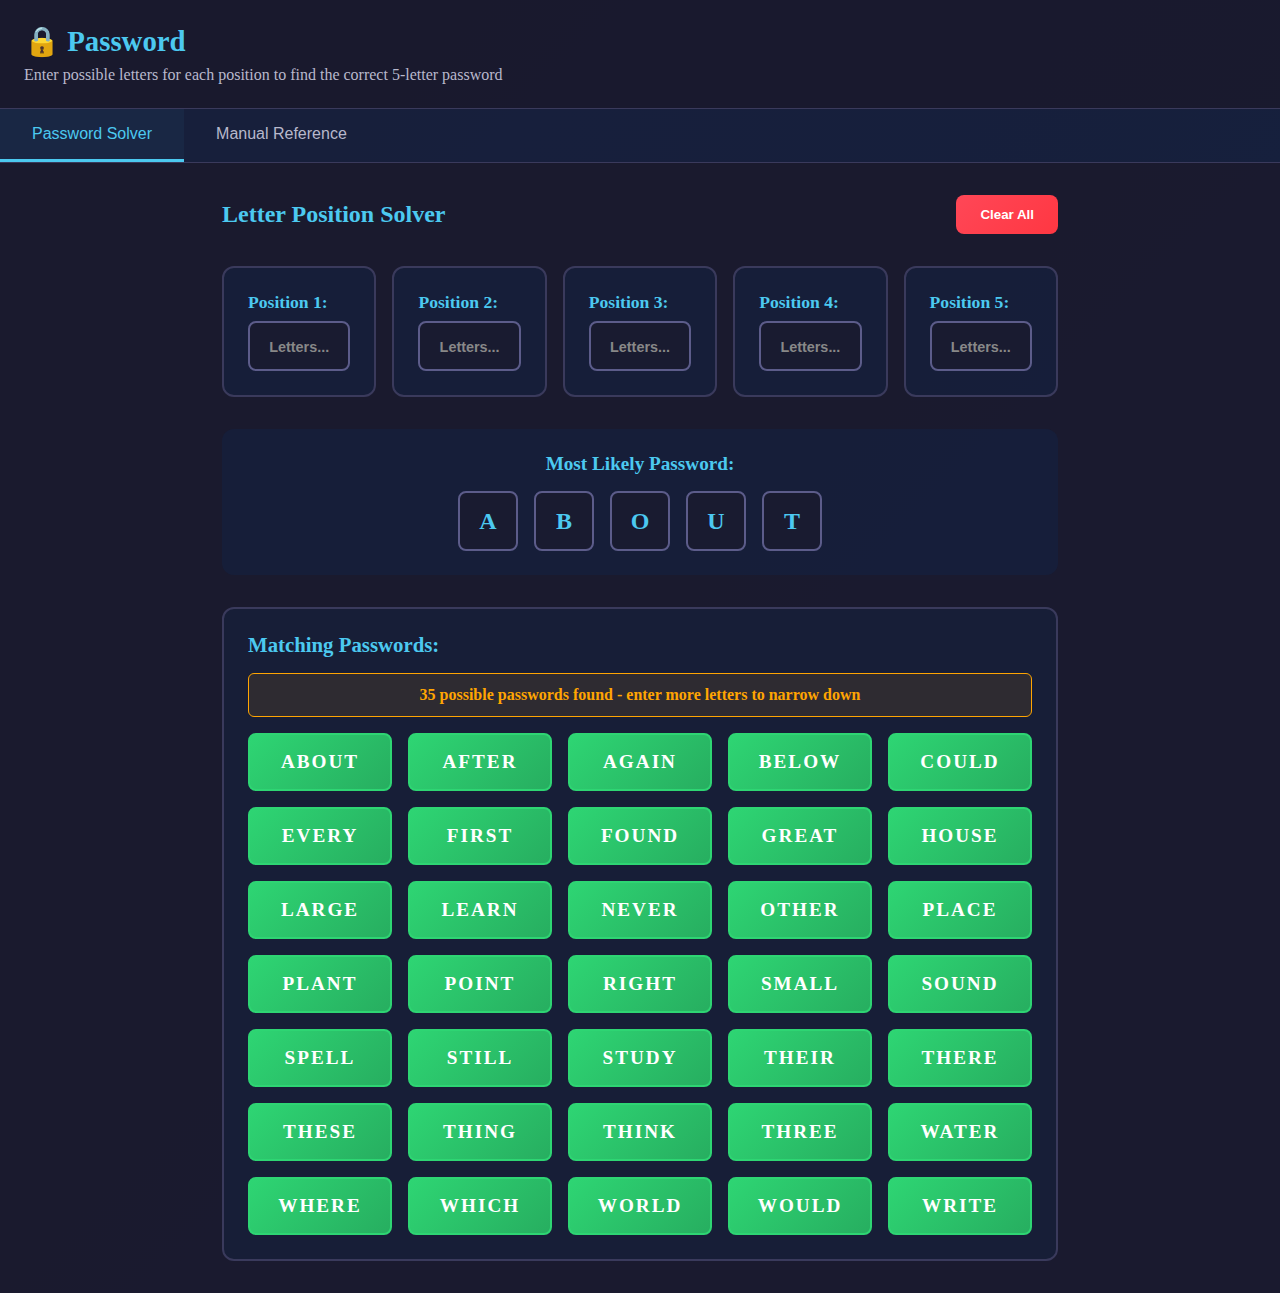
<file: password-modal.html>
<!DOCTYPE html>
<html lang="en">
<head>
    <meta charset="UTF-8">
    <meta name="viewport" content="width=device-width, initial-scale=1.0">
    <title>Password Module</title>
    <link rel="stylesheet" href="password-modal.css">
</head>
<body>
    <div class="modal-content">
        <div class="modal-header">
            <h2>🔒 Password</h2>
            <p class="module-description">Enter possible letters for each position to find the correct 5-letter password</p>
        </div>
            
        <div class="tabs">
            <button class="tab-btn active" data-tab="solver">Password Solver</button>
            <button class="tab-btn" data-tab="manual">Manual Reference</button>
        </div>
        
        <div class="tab-content">
            <div class="tab-panel active" id="solver">
                <div class="password-solver">
                    <div class="solver-header">
                        <h3>Letter Position Solver</h3>
                        <button class="reset-btn" onclick="resetAll()">Clear All</button>
                    </div>
                    
                    <!-- Letter Position Inputs -->
                    <div class="letter-positions">
                        <div class="position-group">
                            <label for="pos1">Position 1:</label>
                            <input type="text" id="pos1" class="letter-input" placeholder="Letters..." maxlength="10" oninput="updateMatches()">
                        </div>
                        
                        <div class="position-group">
                            <label for="pos2">Position 2:</label>
                            <input type="text" id="pos2" class="letter-input" placeholder="Letters..." maxlength="10" oninput="updateMatches()">
                        </div>
                        
                        <div class="position-group">
                            <label for="pos3">Position 3:</label>
                            <input type="text" id="pos3" class="letter-input" placeholder="Letters..." maxlength="10" oninput="updateMatches()">
                        </div>
                        
                        <div class="position-group">
                            <label for="pos4">Position 4:</label>
                            <input type="text" id="pos4" class="letter-input" placeholder="Letters..." maxlength="10" oninput="updateMatches()">
                        </div>
                        
                        <div class="position-group">
                            <label for="pos5">Position 5:</label>
                            <input type="text" id="pos5" class="letter-input" placeholder="Letters..." maxlength="10" oninput="updateMatches()">
                        </div>
                    </div>
                    
                    <!-- Current Password Display -->
                    <div class="pattern-display">
                        <h4>Most Likely Password:</h4>
                        <div class="pattern-visualization" id="patternViz">
                            <span class="pattern-slot">_</span>
                            <span class="pattern-slot">_</span>
                            <span class="pattern-slot">_</span>
                            <span class="pattern-slot">_</span>
                            <span class="pattern-slot">_</span>
                        </div>
                    </div>
                    
                    <!-- Matching Results -->
                    <div class="matches-section">
                        <h3>Matching Passwords:</h3>
                        <div class="matches-count" id="matchesCount">Enter letters above to see matches</div>
                        <div class="matches-list" id="matchesList">
                            <div class="no-matches">No passwords match yet. Start entering possible letters.</div>
                        </div>
                    </div>
                </div>
            </div>
        
            <div class="tab-panel" id="manual">
                <div class="manual-content">
                    <h3>Password Manual</h3>
                    
                    <div class="section">
                        <h4>How It Works</h4>
                        <ul>
                            <li><strong>5 Letter Positions:</strong> The bomb shows 5 letter wheels, each with 6 possible letters</li>
                            <li><strong>Possible Letters:</strong> For each position, note down all 6 letters you can see by rotating</li>
                            <li><strong>Find Match:</strong> Only one word from the list will match all possible letter combinations</li>
                            <li><strong>Submit Password:</strong> Set the wheels to spell the matching word and press submit</li>
                        </ul>
                    </div>
                    
                    <div class="section">
                        <h4>Example Process</h4>
                        <div class="example-box">
                            <p><strong>Step 1:</strong> Check position 1 - you see letters: A, B, H, P, S, W</p>
                            <p><strong>Step 2:</strong> Check position 2 - you see letters: B, F, O, R, U, V</p>
                            <p><strong>Step 3:</strong> Continue for all positions...</p>
                            <p><strong>Step 4:</strong> Enter all letters into the solver to find the match</p>
                        </div>
                    </div>
                    
                    <div class="section">
                        <h4>Complete Word List</h4>
                        <p class="word-list-intro">These are all 35 possible passwords. Only one will match your letter combinations:</p>
                        <div class="word-grid">
                            <div class="word-item">ABOUT</div>
                            <div class="word-item">AFTER</div>
                            <div class="word-item">AGAIN</div>
                            <div class="word-item">BELOW</div>
                            <div class="word-item">COULD</div>
                            <div class="word-item">EVERY</div>
                            <div class="word-item">FIRST</div>
                            <div class="word-item">FOUND</div>
                            <div class="word-item">GREAT</div>
                            <div class="word-item">HOUSE</div>
                            <div class="word-item">LARGE</div>
                            <div class="word-item">LEARN</div>
                            <div class="word-item">NEVER</div>
                            <div class="word-item">OTHER</div>
                            <div class="word-item">PLACE</div>
                            <div class="word-item">PLANT</div>
                            <div class="word-item">POINT</div>
                            <div class="word-item">RIGHT</div>
                            <div class="word-item">SMALL</div>
                            <div class="word-item">SOUND</div>
                            <div class="word-item">SPELL</div>
                            <div class="word-item">STILL</div>
                            <div class="word-item">STUDY</div>
                            <div class="word-item">THEIR</div>
                            <div class="word-item">THERE</div>
                            <div class="word-item">THESE</div>
                            <div class="word-item">THING</div>
                            <div class="word-item">THINK</div>
                            <div class="word-item">THREE</div>
                            <div class="word-item">WATER</div>
                            <div class="word-item">WHERE</div>
                            <div class="word-item">WHICH</div>
                            <div class="word-item">WORLD</div>
                            <div class="word-item">WOULD</div>
                            <div class="word-item">WRITE</div>
                        </div>
                    </div>
                    
                    <div class="section">
                        <h4>Tips & Strategy</h4>
                        <ul>
                            <li><strong>Start with unique letters:</strong> Look for positions with uncommon letters to narrow down quickly</li>
                            <li><strong>Double-check:</strong> Make sure you've noted all 6 letters for each position</li>
                            <li><strong>One solution:</strong> There will always be exactly one word that matches</li>
                            <li><strong>Case doesn't matter:</strong> A and a are the same letter</li>
                        </ul>
                    </div>
                </div>
            </div>
        </div>
    </div>

    <script src="password-modal.js"></script>
    <script>
        // Ensure initialization runs when loaded in modal
        if (typeof initPasswordModule === 'function') {
            initPasswordModule();
        }
    </script>
</body>
</html>
</file>
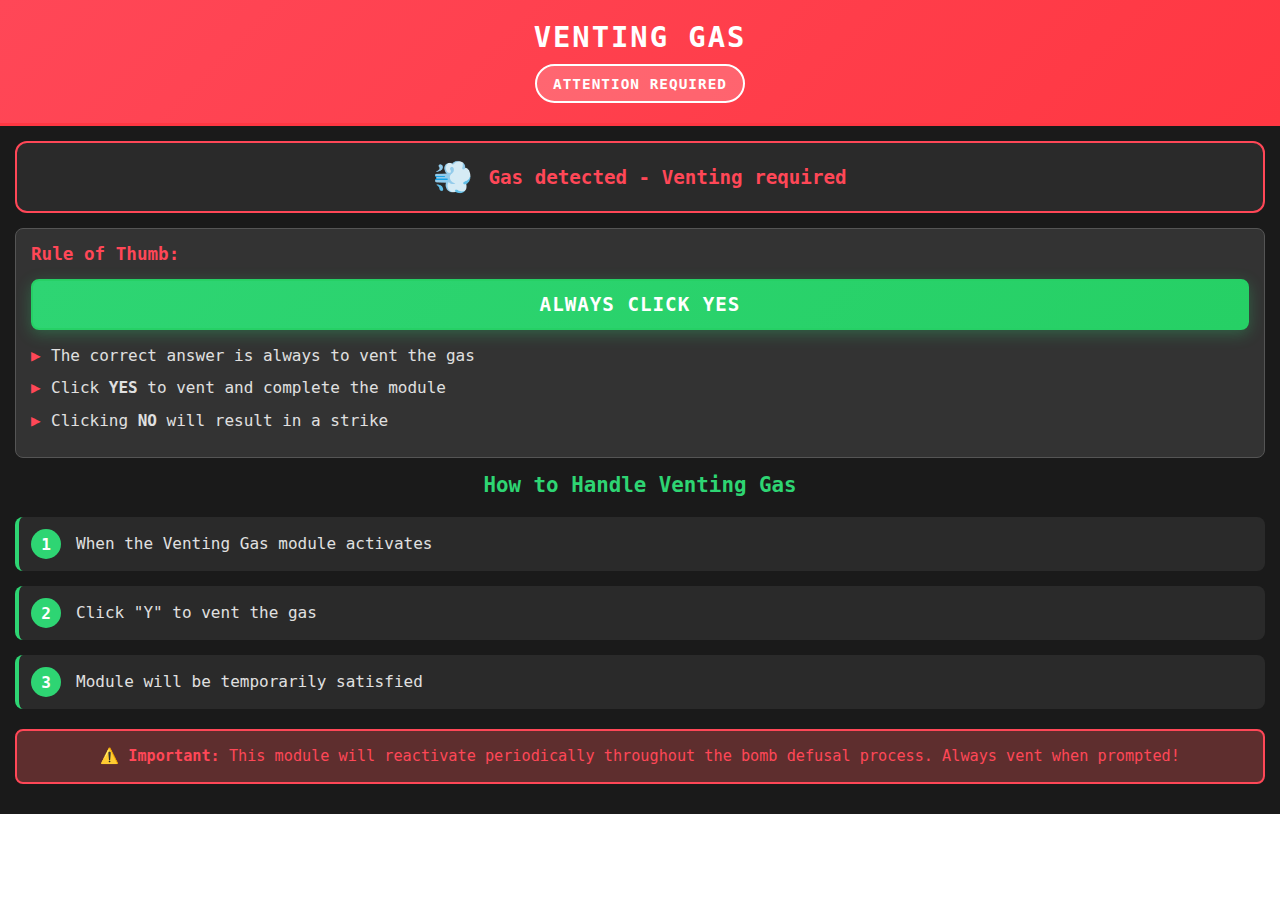
<file: venting-gas-modal.html>
<!DOCTYPE html>
<html lang="en">
<head>
    <meta charset="UTF-8">
    <meta name="viewport" content="width=device-width, initial-scale=1.0">
    <title>KTANE - Venting Gas</title>
    <link rel="stylesheet" href="venting-gas-modal.css">
</head>
<body>
    <div class="venting-container">
        <div class="venting-header">
            <h2>VENTING GAS</h2>
            <div class="urgency-indicator" id="urgencyIndicator">
                <span class="urgency-text">ATTENTION REQUIRED</span>
            </div>
        </div>

        <div class="venting-content">
            <div class="gas-status" id="gasStatus">
                <div class="status-display">
                    <div class="status-icon">💨</div>
                    <div class="status-text">Gas detected - Venting required</div>
                </div>
            </div>

            <div class="venting-instructions">
                <h3>Rule of Thumb:</h3>
                <div class="rule-highlight">
                    <strong>ALWAYS CLICK YES</strong>
                </div>
                <ul>
                    <li>The correct answer is always to vent the gas</li>
                    <li>Click <strong>YES</strong> to vent and complete the module</li>
                    <li>Clicking <strong>NO</strong> will result in a strike</li>
                </ul>
            </div>

            <div class="instruction-display">
                <div class="instruction-content">
                    <h3>How to Handle Venting Gas</h3>
                    <div class="step-by-step">
                        <div class="step">
                            <span class="step-number">1</span>
                            <span class="step-text">When the Venting Gas module activates</span>
                        </div>
                        <div class="step">
                            <span class="step-number">2</span>
                            <span class="step-text">Click "Y" to vent the gas</span>
                        </div>
                        <div class="step">
                            <span class="step-number">3</span>
                            <span class="step-text">Module will be temporarily satisfied</span>
                        </div>
                    </div>
                    
                    <div class="important-note">
                        <strong>⚠️ Important:</strong> This module will reactivate periodically throughout the bomb defusal process. Always vent when prompted!
                    </div>
                </div>
            </div>
        </div>
    </div>

    <script src="venting-gas-modal.js"></script>
</body>
</html>
</file>
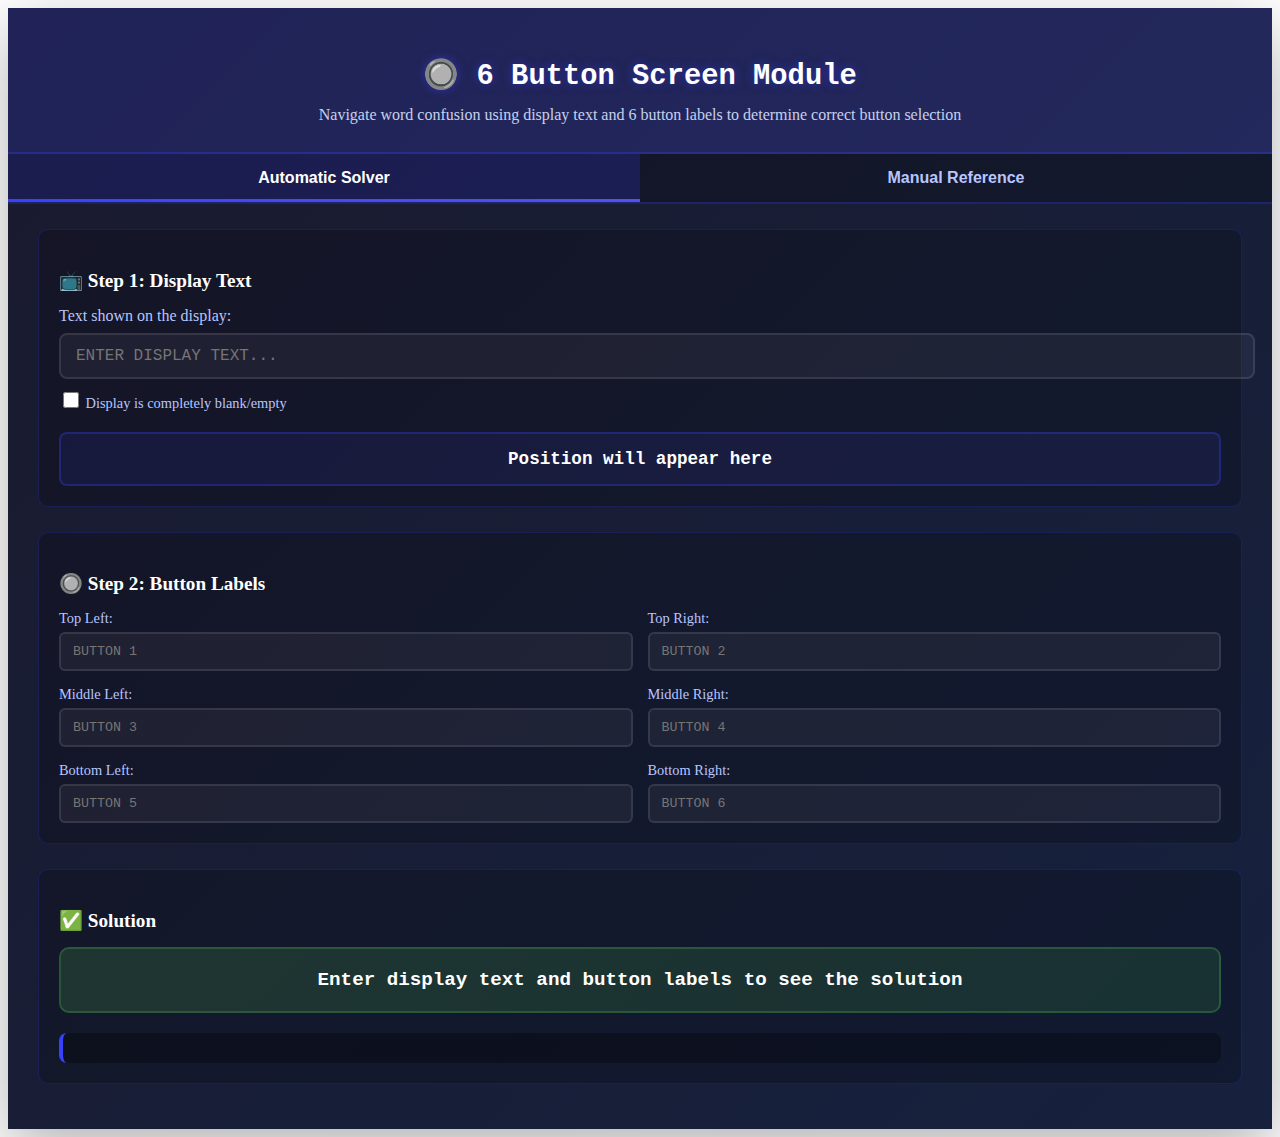
<file: whos-on-first-modal.html>
<!DOCTYPE html>
<html lang="en">
<head>
    <meta charset="UTF-8">
    <meta name="viewport" content="width=device-width, initial-scale=1.0">
    <title>6 Button Screen Module</title>
    <link rel="stylesheet" href="whos-on-first-modal.css">
</head>
<body>
    <div class="modal-content">
        <div class="modal-header">
            <h2>🔘 6 Button Screen Module</h2>
            <p class="module-description">Navigate word confusion using display text and 6 button labels to determine correct button selection</p>
        </div>

        <div class="tabs">
            <button class="tab-btn active" data-tab="solver">Automatic Solver</button>
            <button class="tab-btn" data-tab="manual">Manual Reference</button>
        </div>

        <div class="tab-content">
            <!-- Automatic Solver Tab -->
            <div class="tab-panel active" id="solver">
                <div class="solver-container">
                    <div class="input-section">
                        <h3>📺 Step 1: Display Text</h3>
                        <div class="display-input">
                            <label for="displayText">Text shown on the display:</label>
                            <input type="text" id="displayText" placeholder="Enter display text..." class="text-input">
                            <div class="blank-display-option">
                                <label class="checkbox-label">
                                    <input type="checkbox" id="blankDisplay"> 
                                    Display is completely blank/empty
                                </label>
                            </div>
                        </div>
                        
                        <div class="position-result">
                            <div class="position-display" id="positionDisplay">
                                <span class="position-text">Position will appear here</span>
                            </div>
                        </div>
                    </div>

                    <div class="buttons-section">
                        <h3>🔘 Step 2: Button Labels</h3>
                        <div class="button-grid">
                            <div class="button-input-group">
                                <label>Top Left:</label>
                                <input type="text" class="button-input" data-position="1" placeholder="Button 1">
                            </div>
                            <div class="button-input-group">
                                <label>Top Right:</label>
                                <input type="text" class="button-input" data-position="2" placeholder="Button 2">
                            </div>
                            <div class="button-input-group">
                                <label>Middle Left:</label>
                                <input type="text" class="button-input" data-position="3" placeholder="Button 3">
                            </div>
                            <div class="button-input-group">
                                <label>Middle Right:</label>
                                <input type="text" class="button-input" data-position="4" placeholder="Button 4">
                            </div>
                            <div class="button-input-group">
                                <label>Bottom Left:</label>
                                <input type="text" class="button-input" data-position="5" placeholder="Button 5">
                            </div>
                            <div class="button-input-group">
                                <label>Bottom Right:</label>
                                <input type="text" class="button-input" data-position="6" placeholder="Button 6">
                            </div>
                        </div>
                    </div>

                    <div class="solution-section">
                        <h3>✅ Solution</h3>
                        <div class="solution-display" id="solutionDisplay">
                            <div class="solution-text">Enter display text and button labels to see the solution</div>
                        </div>
                        
                        <div class="calculation-steps" id="calculationSteps">
                            <!-- Steps will be populated by JavaScript -->
                        </div>
                    </div>
                </div>
            </div>

            <!-- Manual Reference Tab -->
            <div class="tab-panel" id="manual">
                <div class="reference-container">
                    <h3>📋 6 Button Screen Reference</h3>

                    <div class="collapsible-dropdown">
                        <button class="dropdown-toggle" type="button">
                            <span class="dropdown-label">Step 1: Display Text Position</span>
                            <span class="dropdown-arrow" aria-hidden="true">&#9662;</span>
                        </button>
                        <div class="dropdown-content">
                            <div class="reference-section">
                                <h4>Step 1: Display Text Position</h4>
                                <p>Based on the text shown on the display, determine which button position to check:</p>
                                <div class="reference-table display-table">
                                    <div class="table-row header">
                                        <div class="table-cell">Display Text</div>
                                        <div class="table-cell">Check Position</div>
                                    </div>
                                    <!-- Table will be populated by JavaScript -->
                                </div>
                            </div>
                        </div>
                    </div>

                    <div class="collapsible-dropdown">
                        <button class="dropdown-toggle" type="button">
                            <span class="dropdown-label">Step 2: Button Selection</span>
                            <span class="dropdown-arrow" aria-hidden="true">&#9662;</span>
                        </button>
                        <div class="dropdown-content">
                            <div class="reference-section">
                                <h4>Step 2: Button Selection</h4>
                                <p>Once you know which position to check, look at that button's label and use the appropriate word list to find which button to press.</p>
                                <div class="word-lists">
                                    <!-- Word lists will be populated by JavaScript -->
                                </div>
                            </div>
                        </div>
                    </div>

                    <div class="collapsible-dropdown">
                        <button class="dropdown-toggle" type="button">
                            <span class="dropdown-label">💡 Tips</span>
                            <span class="dropdown-arrow" aria-hidden="true">&#9662;</span>
                        </button>
                        <div class="dropdown-content">
                            <div class="reference-section">
                                <h4>💡 Tips</h4>
                                <ul>
                                    <li>Always start with the display text to determine position</li>
                                    <li>The position tells you which button's label to use for the word list</li>
                                    <li>Find the first matching word in the list and press that button</li>
                                    <li>If no words match, there may be a transcription error</li>
                                </ul>
                            </div>
                        </div>
                    </div>
                </div>
            </div>
        </div>
    </div>

    <script src="whos-on-first-modal.js"></script>
</body>
</html>
</file>
<file: complicated-wires-modal.css>
/* Complicated Wires Modal Styles */
.modal-content {
    font-family: 'Orbitron', monospace;
    color: #b8c5ff !important;
    background: linear-gradient(135deg, #1a1a2e 0%, #16213e 50%, #0f3460 100%) !important;
}

.modal-header {
    text-align: center;
    padding: 20px 30px;
    background: linear-gradient(135deg, #3742fa, #5352ed);
    border-bottom: 2px solid rgba(255, 255, 255, 0.1);
}

.modal-header h2 {
    font-weight: 700;
    margin: 0 0 10px 0;
    font-size: 1.8rem;
    color: white;
    text-shadow: 0 2px 10px rgba(0, 0, 0, 0.3);
}

.module-description {
    margin: 0;
    opacity: 0.9;
    font-size: 0.9rem;
    color: #e8eaff;
}

/* Close button handled by main modal system */

.tabs {
    display: flex;
    background: rgba(0, 0, 0, 0.2);
    border-bottom: 2px solid rgba(55, 66, 250, 0.2);
}

.tab-btn {
    flex: 1;
    padding: 15px 20px;
    background: none;
    border: none;
    color: #7c8db5;
    font-family: 'Orbitron', monospace;
    font-weight: 600;
    cursor: pointer;
    transition: all 0.3s ease;
    border-bottom: 3px solid transparent;
}

.tab-btn:hover {
    background: rgba(55, 66, 250, 0.1);
    color: #b8c5ff;
}

.tab-btn.active {
    color: #3742fa;
    border-bottom-color: #3742fa;
    background: rgba(55, 66, 250, 0.05);
}

.tab-panel {
    padding: 30px;
    display: none;
    overflow-y: auto;
    background: rgba(0, 0, 0, 0.2);
}

.tab-panel.active {
    display: block;
}

/* Wire Analyzer Styles */
.wire-analyzer {
    display: flex;
    flex-direction: column;
    gap: 25px;
}

.analyzer-header {
    display: flex;
    justify-content: space-between;
    align-items: center;
    margin-bottom: 10px;
}

.analyzer-header h3 {
    color: #3742fa;
    font-size: 1.4em;
    font-weight: 700;
}

.reset-btn {
    padding: 10px 20px;
    background: rgba(255, 107, 107, 0.1);
    border: 2px solid rgba(255, 107, 107, 0.3);
    border-radius: 8px;
    color: #ff6b6b;
    font-family: 'Orbitron', monospace;
    font-weight: 600;
    cursor: pointer;
    transition: all 0.3s ease;
}

.reset-btn:hover {
    background: rgba(255, 107, 107, 0.2);
    border-color: rgba(255, 107, 107, 0.5);
    transform: translateY(-2px);
}

.properties-grid {
    display: grid;
    grid-template-columns: repeat(auto-fit, minmax(180px, 1fr));
    gap: 20px;
    margin-bottom: 30px;
}

.property-btn {
    display: flex;
    flex-direction: column;
    align-items: center;
    gap: 10px;
    padding: 20px;
    background: rgba(255, 255, 255, 0.05);
    border: 2px solid rgba(255, 255, 255, 0.1);
    border-radius: 12px;
    color: #b8c5ff;
    cursor: pointer;
    transition: all 0.3s ease;
    font-family: 'Orbitron', monospace;
    font-weight: 600;
    min-height: 120px;
}

.property-btn:hover {
    background: rgba(55, 66, 250, 0.1);
    border-color: rgba(55, 66, 250, 0.3);
    transform: translateY(-3px);
}

.property-btn.active {
    background: rgba(55, 66, 250, 0.2);
    border-color: #3742fa;
    color: #3742fa;
    box-shadow: 0 0 20px rgba(55, 66, 250, 0.3);
}

.property-icon {
    font-size: 2em;
    filter: grayscale(100%);
    transition: filter 0.3s ease;
}

.property-btn.active .property-icon {
    filter: grayscale(0%);
}

.outcome-display {
    background: rgba(0, 0, 0, 0.3);
    border-radius: 12px;
    padding: 25px;
    text-align: center;
    border: 2px solid rgba(55, 66, 250, 0.2);
}

.outcome-display h3 {
    color: #3742fa;
    font-size: 1.3em;
    margin-bottom: 15px;
}

.outcome-result {
    font-size: 1.8em;
    font-weight: 700;
    margin-bottom: 10px;
    padding: 15px;
    border-radius: 8px;
    background: rgba(255, 255, 255, 0.05);
}

.outcome-result.cut {
    color: #ff6b6b;
    background: rgba(255, 107, 107, 0.1);
    border: 2px solid rgba(255, 107, 107, 0.3);
}

.outcome-result.dont-cut {
    color: #4ecdc4;
    background: rgba(78, 205, 196, 0.1);
    border: 2px solid rgba(78, 205, 196, 0.3);
}

.outcome-result.conditional {
    color: #ffa726;
    background: rgba(255, 167, 38, 0.1);
    border: 2px solid rgba(255, 167, 38, 0.3);
}

.outcome-explanation {
    font-size: 1.1em;
    color: #7c8db5;
    margin-top: 10px;
}

/* Manual Styles */
.manual-content h3 {
    color: #3742fa;
    font-size: 1.5em;
    margin-bottom: 20px;
    text-align: center;
}

.section {
    margin-bottom: 30px;
    background: rgba(0, 0, 0, 0.2);
    padding: 20px;
    border-radius: 10px;
    border-left: 4px solid #3742fa;
}

.section h4 {
    color: #3742fa;
    font-size: 1.2em;
    margin-bottom: 15px;
}

.section ul {
    list-style: none;
    padding-left: 0;
}

.section li {
    margin-bottom: 10px;
    padding: 8px 0;
    border-bottom: 1px solid rgba(55, 66, 250, 0.1);
}

.section li:last-child {
    border-bottom: none;
}

.wire-note {
    background: rgba(255, 193, 7, 0.1);
    border: 1px solid rgba(255, 193, 7, 0.3);
    border-radius: 8px;
    padding: 15px;
    margin-top: 15px;
    color: #ffc107;
    font-size: 0.9em;
    line-height: 1.4;
}

/* Venn Diagram Styles */
.venn-diagram-container {
    text-align: center;
    margin: 20px 0;
}

.venn-diagram {
    max-width: 100%;
    height: auto;
    border-radius: 10px;
    box-shadow: 0 4px 15px rgba(0, 0, 0, 0.3);
    background: white;
    padding: 10px;
}

.diagram-note {
    font-size: 0.9em;
    color: #7c8db5;
    margin-top: 10px;
    font-style: italic;
}

.action-codes {
    display: grid;
    gap: 15px;
}

.code-item {
    display: flex;
    align-items: flex-start;
    gap: 20px;
    padding: 20px;
    border-radius: 10px;
    background: rgba(255, 255, 255, 0.05);
    border: 1px solid rgba(255, 255, 255, 0.1);
    transition: all 0.3s ease;
}

.code-item:hover {
    background: rgba(55, 66, 250, 0.1);
    border-color: rgba(55, 66, 250, 0.3);
}

.code-item .code {
    font-size: 1.5em;
    font-weight: 700;
    width: 40px;
    height: 40px;
    border-radius: 50%;
    display: flex;
    align-items: center;
    justify-content: center;
}

.code-item.cut .code {
    background: rgba(255, 107, 107, 0.2);
    color: #ff6b6b;
    border: 2px solid rgba(255, 107, 107, 0.5);
}

.code-item.dont-cut .code {
    background: rgba(78, 205, 196, 0.2);
    color: #4ecdc4;
    border: 2px solid rgba(78, 205, 196, 0.5);
}

.code-item.serial .code,
.code-item.parallel .code,
.code-item.battery .code {
    background: rgba(255, 167, 38, 0.2);
    color: #ffa726;
    border: 2px solid rgba(255, 167, 38, 0.5);
}

.code-item .description {
    flex: 1;
    line-height: 1.5;
}

.code-item .description strong {
    display: block;
    color: #b8c5ff;
    font-size: 1.1em;
    margin-bottom: 5px;
}

.code-item .description br + text,
.code-item .description br ~ text {
    color: #7c8db5;
    font-size: 0.9em;
}

.decision-table {
    overflow-x: auto;
    margin-top: 15px;
}

.decision-table table {
    width: 100%;
    border-collapse: collapse;
    font-family: 'Orbitron', monospace;
}

.decision-table th,
.decision-table td {
    padding: 10px;
    text-align: center;
    border: 1px solid rgba(55, 66, 250, 0.2);
}

.decision-table th {
    background: rgba(55, 66, 250, 0.1);
    color: #3742fa;
    font-weight: 700;
}

.decision-table td {
    background: rgba(0, 0, 0, 0.2);
}

.action-c { color: #ff6b6b; font-weight: 700; }
.action-d { color: #4ecdc4; font-weight: 700; }
.action-s, .action-p, .action-b { color: #ffa726; font-weight: 700; }

/* Responsive Design */
@media (max-width: 768px) {
    .modal-content {
        width: 100%;
        height: 100%;
        padding-bottom: 50px;

    }
    
    .modal-header {
        padding: 15px 20px;
    }
    
    .modal-header h2 {
        font-size: 1.4em;
    }
    
    .tab-panel {
        padding: 20px;
    }
    
    .properties-grid {
        grid-template-columns: repeat(2, 1fr);
        gap: 15px;
    }
    
    .property-btn {
        padding: 15px;
        min-height: 100px;
    }
    
    .property-icon {
        font-size: 1.5em;
    }
    
    .outcome-result {
        font-size: 1.4em;
    }

    .code-item {
        width: 90%;
    }
}
</file>
<file: mazes-modal.css>
@media (max-width: 600px) {
    .container,
    #mazesModal,
    .mazes-modal-container {
        min-height: 100vh !important;
        height: auto !important;
        background-color: #2a2a2a !important;
    }

    .maze-grid .solution-grid {
        width: 95% !important;
        margin: 0 auto;
    }

    .solution-cell {
        width: 30px !important;
        height: 30px !important;
    }

    .grid-cell{
        width: 30px !important;
        height: 30px !important;
    }
}
* {
    margin: 0;
    padding: 0;
    box-sizing: border-box;
}

body {
    font-family: Arial, sans-serif;
    background-color: #1a1a1a;
    color: #e0e0e0;
    height: 100vh;
    overflow: hidden;
}

.modal-content,
    .mazes-modal-container,
    #mazesModal {
        padding: 0 !important;
        margin: 0 !important;
        box-sizing: border-box;
    }


.container {
    min-height: 100vh;
    display: flex;
    flex-direction: column;
    background-color: #2a2a2a;
    overflow: visible !important;
    padding-bottom: 50px !important;
}

.header {
    background-color: #333;
    padding: 15px 20px;
    border-bottom: 2px solid #444;
    display: flex;
    justify-content: space-between;
    align-items: center;
    flex-shrink: 0;
}

.header h1 {
    color: #ff6b35;
    font-size: 1.8rem;
}

.close-btn {
    background: #d32f2f;
    color: white;
    border: none;
    width: 30px;
    height: 30px;
    border-radius: 50%;
    cursor: pointer;
    font-size: 18px;
    font-weight: bold;
}

.close-btn:hover {
    background: #b71c1c;
}


.content {
    flex: 1;
    padding: 20px;
    overflow: visible !important;
    display: flex;
    flex-direction: column;
    gap: 20px;
}
/* Ensure only modal scrolls */
#mazesModal, .mazes-modal-container {
    max-height: 100vh;
    overflow-y: auto !important;
}

.section {
    background-color: #333;
    padding: 20px;
    border-radius: 8px;
    border: 1px solid #444;
}

.section h3 {
    color: #ff6b35;
    margin-bottom: 15px;
    font-size: 1.2rem;
}

.section p {
    margin-bottom: 15px;
    color: #ccc;
}

/* Maze Grid Styles */
.maze-grid {
    display: grid;
    grid-template-columns: repeat(6, 1fr);
    gap: 2px;
    max-width: 300px;
    margin: 0 auto 20px;
    background-color: #444;
    padding: 10px;
    border-radius: 8px;
}

.grid-cell {
    width: 40px;
    height: 40px;
    background-color: #666;
    border: 1px solid #888;
    cursor: pointer;
    display: flex;
    align-items: center;
    justify-content: center;
    border-radius: 4px;
    transition: all 0.2s;
    position: relative;
}

.grid-cell:hover {
    background-color: #777;
}

.grid-cell.circle {
    background-color: #ff6b35;
    color: white;
    font-weight: bold;
}

.grid-cell.circle::after {
    content: "●";
    font-size: 20px;
}

/* Solution Grid Styles */
.solution-grid {
    display: grid;
    grid-template-columns: repeat(6, 1fr);
    gap: 1px;
    max-width: 400px;
    margin: 0 auto;
    background-color: #444;
    padding: 15px;
    border-radius: 8px;
}

.solution-cell {
    width: 50px;
    height: 50px;
    background-color: #555;
    border: 2px solid #666;
    display: flex;
    align-items: center;
    justify-content: center;
    position: relative;
    font-weight: bold;
}

.solution-cell.start {
    background-color: #4caf50 !important;
    color: white !important;
    border: 2px solid #4caf50 !important;
}

.solution-cell.start::after {
    content: "●";
    font-weight: bold;
    font-size: 20px;
    color: white;
}

.solution-cell.end {
    background-color: #4caf50 !important;
    color: white !important;
    border: 2px solid #4caf50 !important;
}

.solution-cell.end::after {
    content: "●";
    font-weight: bold;
    font-size: 20px;
    color: white;
}

/* Override ALL other styles for start/end - max specificity */
.solution-cell.start,
.solution-cell.start.circle,
.solution-cell.circle.start,
div.solution-cell.start {
    background-color: #4caf50 !important;
    border: 2px solid #4caf50 !important;
    border-color: #4caf50 !important;
    border-width: 2px !important;
}

.solution-cell.end,
.solution-cell.end.circle, 
.solution-cell.circle.end,
div.solution-cell.end {
    background-color: #4caf50 !important;
    border: 2px solid #4caf50 !important;
    border-color: #4caf50 !important;
    border-width: 2px !important;
}

.solution-cell.path {
    background-color: #2196f3;
    border: 2px solid #1976d2;
}

.solution-cell:hover {
    opacity: 0.8;
    cursor: pointer;
}

.solution-cell.circle {
    border-color: #ff6b35;
    border-width: 3px;
}

.solution-cell.circle::before {
    content: "●";
    color: #ff6b35;
    font-size: 16px;
    position: absolute;
    top: 2px;
    right: 2px;
}

/* Wall styles */
.solution-cell.wall-bottom::after {
    content: "";
    position: absolute;
    bottom: -2px;
    left: 0;
    right: 0;
    height: 4px;
    background-color: #ff6b35;
}

.solution-cell.wall-left::before {
    content: "";
    position: absolute;
    left: -2px;
    top: 0;
    bottom: 0;
    width: 4px;
    background-color: #ff6b35;
    z-index: 1;
}

/* Navigation Instructions */
.navigation-instructions {
    background-color: #444;
    padding: 15px;
    border-radius: 6px;
    margin-bottom: 15px;
    text-align: center;
}

.start-indicator {
    color: #4caf50;
    font-weight: bold;
}

.end-indicator {
    color: #f44336;
    font-weight: bold;
}

/* Maze Info */
.maze-info {
    background-color: #444;
    padding: 15px;
    border-radius: 6px;
    margin-bottom: 15px;
    text-align: center;
}

.maze-info.identified {
    background-color: #2e5e2e;
    border: 2px solid #4caf50;
}

/* Path Instructions */
.path-instructions {
    background-color: #444;
    padding: 15px;
    border-radius: 6px;
    margin-top: 15px;
}

.path-instructions.has-path {
    background-color: #2e4e5e;
    border: 2px solid #2196f3;
}

.path-step {
    margin-bottom: 8px;
    font-family: monospace;
    font-size: 14px;
}

/* Buttons */
.btn {
    background-color: #ff6b35;
    color: white;
    border: none;
    padding: 10px 20px;
    border-radius: 6px;
    cursor: pointer;
    font-size: 14px;
    font-weight: bold;
    transition: background-color 0.2s;
}

.btn:hover {
    background-color: #e55a2b;
}

.btn:disabled {
    background-color: #666;
    cursor: not-allowed;
}

.btn.secondary {
    background-color: #666;
}

.btn.secondary:hover {
    background-color: #777;
}

.actions {
    padding: 20px;
    border-top: 1px solid #444;
    text-align: center;
    flex-shrink: 0;
}

/* Coordinate labels */
.grid-coords {
    font-size: 10px;
    color: #999;
    position: absolute;
    top: 2px;
    left: 2px;
}
</file>
<file: memory-modal.css>
/* Memory Modal Styles */
.modal-content {
    background: linear-gradient(135deg, #1a1a2e 0%, #16213e 100%);
    color: #dae1ff;
    width: 100%;
    margin: 0;
    overflow-y: auto;
    box-shadow: 0 20px 60px rgba(0, 0, 0, 0.3);
    display: flex;
    flex-direction: column;
}

.modal-header {
    background: linear-gradient(135deg, rgba(55, 66, 250, 0.2), rgba(83, 82, 237, 0.2));
    padding: 25px 30px;
    border-bottom: 2px solid rgba(55, 66, 250, 0.3);
    text-align: center;
}

.modal-header h2 {
    font-family: 'Orbitron', monospace;
    font-size: 1.8rem;
    margin-bottom: 10px;
    color: #ffffff;
    text-shadow: 0 0 10px rgba(55, 66, 250, 0.5);
}

.module-description {
    font-size: 1rem;
    opacity: 0.9;
    margin: 0;
    line-height: 1.5;
}

/* Tabs */
.tabs {
    display: flex;
    background: rgba(0, 0, 0, 0.2);
    border-bottom: 2px solid rgba(55, 66, 250, 0.3);
}

.tab-btn {
    flex: 1;
    padding: 15px 20px;
    background: transparent;
    border: none;
    color: #b8c5ff;
    font-size: 1rem;
    font-weight: 600;
    cursor: pointer;
    transition: all 0.3s ease;
    position: relative;
}

.tab-btn:hover {
    background: rgba(55, 66, 250, 0.1);
    color: #dae1ff;
}

.tab-btn.active {
    background: rgba(55, 66, 250, 0.2);
    color: #ffffff;
}

.tab-btn.active::after {
    content: '';
    position: absolute;
    bottom: 0;
    left: 0;
    right: 0;
    height: 3px;
    background: linear-gradient(90deg, #3742fa, #5352ed);
}

/* Tab Content */
.tab-content {
    padding: 0;
}

.tab-panel {
    display: none;
    padding: 25px 30px;
    animation: fadeIn 0.3s ease;
    min-height: 100%;
}

.tab-panel.active {
    display: block;
}

@keyframes fadeIn {
    from { opacity: 0; transform: translateY(10px); }
    to { opacity: 1; transform: translateY(0); }
}

/* Solver Container */
/* Solver Container */
.solver-container {
    border-radius: 10px;
    border: 1px solid rgba(55, 66, 250, 0.2);
}
.modal-container {
    overflow-y: auto !important;
    -webkit-overflow-scrolling: touch;
    height: 99% !important;
    min-height: 99%;
}
.modal-content {
    overflow: visible !important;
    padding: 20px;
    height: 100% !important;
}

.current-stage {
    display: flex;
    justify-content: space-between;
    align-items: center;
    margin-bottom: 15px;
}

.current-stage h3 {
    color: #ffffff;
    margin: 0;
    font-size: 1.2rem;
}

.reset-btn {
    padding: 8px 16px;
    background: linear-gradient(135deg, #ff6b6b, #ee5a52);
    color: white;
    border: none;
    border-radius: 6px;
    font-weight: 600;
    cursor: pointer;
    transition: all 0.3s ease;
}

.reset-btn:hover {
    background: linear-gradient(135deg, #ee5a52, #ff6b6b);
    transform: translateY(-1px);
}

.stage-indicators {
    display: flex;
    gap: 10px;
}

.stage-indicator {
    width: 40px;
    height: 40px;
    border-radius: 50%;
    background: rgba(255, 255, 255, 0.1);
    border: 2px solid rgba(255, 255, 255, 0.2);
    display: flex;
    align-items: center;
    justify-content: center;
    font-weight: bold;
    color: #b8c5ff;
    transition: all 0.3s ease;
}

.stage-indicator.active {
    background: linear-gradient(135deg, #3742fa, #5352ed);
    border-color: #3742fa;
    color: white;
    box-shadow: 0 4px 15px rgba(55, 66, 250, 0.3);
}

.stage-indicator.completed {
    background: linear-gradient(135deg, #4caf50, #388e3c);
    border-color: #4caf50;
    color: white;
}

/* Input Sections */
.stage-input-section, .buttons-section, .solution-section, .memory-section {
    background: rgba(0, 0, 0, 0.2);
    padding: 20px;
    border-radius: 10px;
    border: 1px solid rgba(55, 66, 250, 0.2);
}

.stage-input-section h3, .buttons-section h3, .solution-section h3, .memory-section h3 {
    color: #ffffff;
    margin-bottom: 15px;
    font-size: 1.2rem;
    font-weight: 600;
}

/* Display Selection */
.display-selection {
    margin-bottom: 15px;
}

.display-selection label {
    display: block;
    margin-bottom: 15px;
    color: #b8c5ff;
    font-weight: 500;
    font-size: 1rem;
}

.display-buttons {
    display: flex;
    gap: 0;
    justify-content: center;
    margin-bottom: 10px;
}

.display-btn {
    width: 56px;
    height: 56px;
    aspect-ratio: 1 / 1;
    border-radius: 50%;
    background: radial-gradient(circle at 60% 40%, #3742fa 0%, #23234a 100%);
    border: 3px solid #3742fa;
    color: #dae1ff;
    font-size: 1.5rem;
    font-family: 'Orbitron', monospace;
    font-weight: bold;
    cursor: pointer;
    transition: box-shadow 0.2s, background 0.2s;
    box-shadow: 0 2px 8px rgba(55,66,250,0.15);
    display: flex;
    align-items: center;
    justify-content: center;
    margin: 0 6px;
}

.display-btn:hover {
    background: rgba(55, 66, 250, 0.2);
    border-color: rgba(55, 66, 250, 0.5);
    transform: translateY(-2px);
}

.display-btn.selected {
    background: linear-gradient(135deg, #3742fa, #5352ed);
    border-color: #3742fa;
    color: white;
    box-shadow: 0 4px 15px rgba(55, 66, 250, 0.4);
}

.display-btn:active {
    transform: translateY(0px);
}

/* Rule Display */
.rule-section {
    background: rgba(0, 0, 0, 0.2);
    padding: 20px;
    border-radius: 10px;
    border: 1px solid rgba(55, 66, 250, 0.2);
}

.rule-display {
    background: linear-gradient(135deg, rgba(55, 66, 250, 0.2), rgba(83, 82, 237, 0.2));
    padding: 20px;
    border-radius: 10px;
    border: 2px solid rgba(55, 66, 250, 0.3);
    text-align: center;
}

.rule-text {
    font-size: 1.2rem;
    font-weight: 600;
    color: #ffffff;
    font-family: 'Orbitron', monospace;
}

/* Button Action Section */
.button-action-section {
    background: rgba(0, 0, 0, 0.2);
    padding: 20px;
    border-radius: 10px;
    border: 1px solid rgba(55, 66, 250, 0.2);
}

.action-inputs {
    display: flex;
    flex-direction: column;
    gap: 12px;
    align-items: center;
    margin-bottom: 15px;
}

.input-group {
    display: flex;
    flex-direction: row;
    align-items: center;
    gap: 10px;
    width: 100%;
    max-width: 260px;
    justify-content: space-between;
}

.input-group label {
    color: #b8c5ff;
    font-weight: 500;
    font-size: 1rem;
    font-family: 'Orbitron', monospace;
    min-width: 90px;
    text-align: left;
}

.action-input {
    width: 90px;
    padding: 10px 12px;
    background: rgba(255, 255, 255, 0.08);
    border: 2px solid #3742fa;
    border-radius: 8px;
    color: #dae1ff;
    font-family: 'Orbitron', monospace;
    font-size: 1.2rem;
    text-align: center;
    text-transform: uppercase;
    transition: border 0.2s, box-shadow 0.2s;
    box-shadow: 0 1px 4px rgba(55,66,250,0.08);
}

/* --- End improved styling --- */

/* Calculation Steps */
.calculation-steps {
    background: rgba(0, 0, 0, 0.3);
    padding: 15px;
    border-radius: 8px;
    border-left: 4px solid #3742fa;
}

.step {
    margin-bottom: 10px;
    padding: 8px 0;
    color: #b8c5ff;
}

.step:last-child {
    margin-bottom: 0;
}

.step-number {
    color: #3742fa;
    font-weight: bold;
    margin-right: 8px;
}

.step-highlight {
    color: #ffffff;
    font-weight: 600;
}

/* Memory Section */
.memory-grid {
    display: grid;
    grid-template-columns: repeat(auto-fit, minmax(150px, 1fr));
    gap: 15px;
}

.memory-stage {
    background: rgba(0, 0, 0, 0.3);
    border-radius: 8px;
    border: 2px solid rgba(255, 255, 255, 0.1);
    overflow: hidden;
    transition: all 0.3s ease;
}

.memory-stage.filled {
    border-color: rgba(76, 175, 80, 0.3);
    background: rgba(76, 175, 80, 0.1);
}

.memory-header {
    background: rgba(55, 66, 250, 0.2);
    padding: 10px;
    text-align: center;
    font-weight: 600;
    color: #ffffff;
    font-size: 0.9rem;
}

.memory-content {
    padding: 15px;
}

.memory-item {
    margin-bottom: 8px;
    font-size: 0.9rem;
    color: #b8c5ff;
}

.memory-item:last-child {
    margin-bottom: 0;
}

.memory-position, .memory-label {
    color: #ffffff;
    font-weight: 600;
    font-family: 'Orbitron', monospace;
}

/* Reference Styles */
.reference-container {
    height: auto;
    overflow-y: visible;
}

.reference-section {
    margin-bottom: 25px;
    background: rgba(0, 0, 0, 0.2);
    padding: 20px;
    border-radius: 10px;
    border: 1px solid rgba(55, 66, 250, 0.2);
}

.reference-section h4 {
    color: #ffffff;
    margin-bottom: 15px;
    font-size: 1.1rem;
}

.reference-section p {
    color: #b8c5ff;
    margin-bottom: 15px;
    line-height: 1.5;
}

.reference-section ul {
    list-style: none;
    padding: 0;
}

.reference-section li {
    padding: 8px 0;
    color: #b8c5ff;
    position: relative;
    padding-left: 20px;
}

.reference-section li::before {
    content: '💡';
    position: absolute;
    left: 0;
    top: 8px;
}

/* Stage Reference */
.stage-reference {
    display: grid;
    grid-template-columns: 1fr;
    gap: 20px;
}

.stage-rules {
    background: rgba(0, 0, 0, 0.3);
    padding: 15px;
    border-radius: 8px;
    border: 1px solid rgba(55, 66, 250, 0.2);
}

.stage-rules h4 {
    color: #3742fa;
    margin-bottom: 15px;
    font-size: 1rem;
}

.rules-grid {
    display: grid;
    grid-template-columns: 1fr;
    gap: 8px;
}

.rule {
    padding: 10px 15px;
    background: rgba(255, 255, 255, 0.05);
    border-radius: 6px;
    border-left: 3px solid #3742fa;
    color: #dae1ff;
    font-family: 'Orbitron', monospace;
    font-size: 0.9rem;
}

/* Responsive Design */
@media (max-width: 768px) {
    .modal-container {
        overflow-y: auto !important;
        max-height: 100vh;
        -webkit-overflow-scrolling: touch;
    }
    .modal-content {
        height: 100% !important;
        overflow-y: auto !important;
        padding: 20px;
        margin-bottom: 50px;
        overflow: hidden;
    }
    
    .button-grid {
        grid-template-columns: 1fr;
    }
    
    .memory-grid {
        grid-template-columns: 1fr;
    }
    
    .action-buttons {
        flex-direction: column;
    }
    
    .current-stage {
        flex-direction: column;
        align-items: stretch;
        gap: 10px;
    }
    
    .stage-indicators {
        justify-content: center;
    }

    .stage-indicator {
        width: 30px;
        height: 30px;
        font-size: 0.9rem;
        margin-bottom: 20px;
        margin-top: 10px;
    }

    .display-btn {
        width: 30px;
        height: 30px;
        font-size: 1.2rem;
    }

    .action-input {
        width: 50%;
    }
}
</file>
<file: morse-code-modal.css>
/* Morse Code Modal CSS */
.modal-content {
    background: linear-gradient(135deg, #1a1a2e, #16213e) !important;
    color: #dae1ff !important;
    font-family: 'Orbitron', monospace;
}

/* Header */
.modal-header {
    text-align: center;
    padding: 20px 30px;
    background: linear-gradient(135deg, #3742fa, #5352ed);
    border-bottom: 2px solid rgba(255, 255, 255, 0.1);
}

.modal-header h2 {
    margin: 0 0 10px 0;
    font-size: 1.8rem;
    color: white;
    text-shadow: 0 2px 10px rgba(0, 0, 0, 0.3);
}

.module-description {
    margin: 0;
    opacity: 0.9;
    font-size: 0.9rem;
    color: #e8eaff;
}

/* Tab System */
.tabs {
    display: flex;
    background: rgba(0, 0, 0, 0.2);
    border-bottom: 1px solid rgba(255, 255, 255, 0.1);
}

.tab-btn {
    flex: 1;
    padding: 15px 20px;
    background: none;
    border: none;
    color: #b8c5ff;
    font-size: 1rem;
    font-weight: 500;
    cursor: pointer;
    transition: all 0.3s ease;
    font-family: 'Orbitron', monospace;
}

.tab-btn:hover {
    background: rgba(55, 66, 250, 0.1);
    color: #dae1ff;
}

.tab-btn.active {
    background: linear-gradient(135deg, #3742fa, #5352ed);
    color: white;
    box-shadow: inset 0 2px 5px rgba(0, 0, 0, 0.2);
}

.tab-panel {
    display: none;
    padding: 30px;
    overflow-y: auto;
    background: rgba(0, 0, 0, 0.2);
}

.tab-panel.active {
    display: block;
}

/* Decoder Container */
.decoder-container {
    display: grid;
    gap: 25px;
}

/* Input Mode Selection */
.input-mode-section h3 {
    margin: 0 0 15px 0;
    color: #dae1ff;
    font-size: 1.3rem;
    text-align: center;
}

.mode-selector {
    display: flex;
    gap: 15px;
    justify-content: center;
    margin-bottom: 20px;
}

.mode-btn {
    display: flex;
    flex-direction: column;
    align-items: center;
    gap: 6px;
    padding: 12px 16px;
    background: rgba(255, 255, 255, 0.05);
    border: 2px solid rgba(255, 255, 255, 0.1);
    border-radius: 8px;
    color: #b8c5ff;
    cursor: pointer;
    transition: all 0.3s ease;
    font-family: 'Orbitron', monospace;
    min-width: 100px;
}

.mode-btn:hover {
    background: rgba(55, 66, 250, 0.1);
    border-color: rgba(55, 66, 250, 0.3);
    transform: translateY(-2px);
}

.mode-btn.active {
    background: linear-gradient(135deg, #3742fa, #5352ed);
    border-color: #3742fa;
    color: white;
    box-shadow: 0 4px 15px rgba(55, 66, 250, 0.4);
}

.mode-icon {
    font-size: 1.5rem;
}

.mode-title {
    font-weight: 600;
    font-size: 1rem;
}

.mode-desc {
    font-size: 0.8rem;
    opacity: 0.8;
}

/* Input Interface */
.input-interface {
    position: relative;
}

.input-mode-panel {
    display: none;
    text-align: center;
}

.input-mode-panel.active {
    display: block;
}

.input-mode-panel h3 {
    margin: 0 0 20px 0;
    color: #dae1ff;
    font-size: 1.3rem;
}

/* Single Button Mode */
.single-button-container {
    display: flex;
    justify-content: center;
}

.morse-button {
    width: 200px;
    height: 200px;
    border-radius: 50%;
    background: linear-gradient(135deg, #ff6b6b, #ee5a52);
    border: 4px solid rgba(255, 255, 255, 0.2);
    color: white;
    font-family: 'Orbitron', monospace;
    cursor: pointer;
    transition: all 0.2s ease;
    display: flex;
    flex-direction: column;
    align-items: center;
    justify-content: center;
    gap: 10px;
    box-shadow: 0 8px 25px rgba(255, 107, 107, 0.3);
    user-select: none;
}

.morse-button:hover {
    transform: translateY(-3px);
    box-shadow: 0 12px 35px rgba(255, 107, 107, 0.4);
}

.morse-button:active {
    transform: translateY(0);
    box-shadow: 0 4px 15px rgba(255, 107, 107, 0.5);
    background: linear-gradient(135deg, #ff5252, #d32f2f);
}

.button-text {
    font-size: 2rem;
    font-weight: bold;
}

.button-help {
    font-size: 0.9rem;
    opacity: 0.9;
}

/* Dual Button Mode */
.dual-button-container {
    display: flex;
    gap: 30px;
    justify-content: center;
}

.dot-button {
    background: linear-gradient(135deg, #4caf50, #388e3c);
    box-shadow: 0 8px 25px rgba(76, 175, 80, 0.3);
    width: 150px;
    height: 150px;
}

.dot-button:hover {
    box-shadow: 0 12px 35px rgba(76, 175, 80, 0.4);
}

.dot-button:active {
    background: linear-gradient(135deg, #388e3c, #2e7d32);
}

.dash-button {
    background: linear-gradient(135deg, #2196f3, #1976d2);
    box-shadow: 0 8px 25px rgba(33, 150, 243, 0.3);
    width: 150px;
    height: 150px;
}

.dash-button:hover {
    box-shadow: 0 12px 35px rgba(33, 150, 243, 0.4);
}

.dash-button:active {
    background: linear-gradient(135deg, #1976d2, #1565c0);
}

/* Input Display */
.input-display-section {
    background: rgba(0, 0, 0, 0.2);
    padding: 25px;
    border-radius: 12px;
    border: 1px solid rgba(255, 255, 255, 0.1);
}

.input-display-section h3 {
    margin: 0 0 20px 0;
    color: #dae1ff;
    font-size: 1.3rem;
    text-align: center;
}

.input-display {
    margin-bottom: 20px;
}

.morse-sequence {
    background: rgba(255, 255, 255, 0.05);
    padding: 15px;
    border-radius: 8px;
    margin-bottom: 10px;
    font-family: 'Courier New', monospace;
    font-size: 1.2rem;
    min-height: 50px;
    display: flex;
    align-items: center;
    border-left: 4px solid #3742fa;
}

.letter-sequence {
    background: rgba(255, 255, 255, 0.05);
    padding: 15px;
    border-radius: 8px;
    font-family: 'Orbitron', monospace;
    font-size: 1.3rem;
    font-weight: 600;
    min-height: 50px;
    display: flex;
    align-items: center;
    border-left: 4px solid #ff6b6b;
    letter-spacing: 2px;
}

.sequence-prompt {
    color: #9ca3af;
    font-style: italic;
}

.morse-char {
    margin-right: 8px;
    color: #dae1ff;
}

.letter-char {
    margin-right: 4px;
    color: #dae1ff;
}

.input-controls {
    display: flex;
    gap: 15px;
    justify-content: center;
}

.control-btn {
    padding: 10px 20px;
    background: rgba(255, 255, 255, 0.1);
    border: 1px solid rgba(255, 255, 255, 0.2);
    border-radius: 6px;
    color: #dae1ff;
    cursor: pointer;
    transition: all 0.3s ease;
    font-family: 'Orbitron', monospace;
}

.control-btn:hover {
    background: rgba(255, 255, 255, 0.15);
    border-color: rgba(255, 255, 255, 0.3);
}

.reset-btn {
    background: rgba(255, 107, 107, 0.2);
    border-color: rgba(255, 107, 107, 0.3);
}

.reset-btn:hover {
    background: rgba(255, 107, 107, 0.3);
}

/* Word Matching */
.word-matching-section {
    background: rgba(0, 0, 0, 0.2);
    padding: 25px;
    border-radius: 12px;
    border: 1px solid rgba(255, 255, 255, 0.1);
}

.word-matching-section h3 {
    margin: 0 0 20px 0;
    color: #dae1ff;
    font-size: 1.3rem;
    text-align: center;
}

.matches-container {
    max-height: 200px;
    overflow-y: auto;
}

.no-matches {
    text-align: center;
    color: #9ca3af;
    font-style: italic;
    padding: 20px;
}

.match-item {
    display: flex;
    justify-content: space-between;
    align-items: center;
    padding: 12px 15px;
    background: rgba(255, 255, 255, 0.05);
    border-radius: 8px;
    margin-bottom: 8px;
    border-left: 4px solid #3742fa;
    transition: all 0.3s ease;
}

.match-item:hover {
    background: rgba(55, 66, 250, 0.1);
}

.match-item.exact-match {
    border-left-color: #4caf50;
    background: rgba(76, 175, 80, 0.1);
}

.match-word {
    font-weight: 600;
    font-size: 1.1rem;
}

.match-confidence {
    color: #9ca3af;
    font-size: 0.9rem;
}

.match-frequency {
    color: #ff6b6b;
    font-weight: 600;
}

/* Solution Display */
.solution-section {
    background: rgba(0, 0, 0, 0.3);
    padding: 25px;
    border-radius: 12px;
    border: 2px solid rgba(76, 175, 80, 0.3);
}

.solution-section h3 {
    margin: 0 0 20px 0;
    color: #dae1ff;
    font-size: 1.3rem;
    text-align: center;
}

.frequency-display {
    text-align: center;
}

.frequency-result {
    font-size: 2rem;
    font-weight: 600;
    color: #4caf50;
    padding: 20px;
    background: rgba(76, 175, 80, 0.1);
    border-radius: 10px;
    border: 1px solid rgba(76, 175, 80, 0.3);
}

.frequency-prompt {
    color: #9ca3af;
    font-style: italic;
    font-size: 1.1rem;
}

/* Manual Reference Styles */
.reference-container {
    display: grid;
    gap: 30px;
}

.instructions-section h3,
.alphabet-section h3,
.wordlist-section h3,
.tips-section h3 {
    margin: 0 0 20px 0;
    color: #dae1ff;
    font-size: 1.4rem;
    text-align: center;
    border-bottom: 2px solid rgba(55, 66, 250, 0.3);
    padding-bottom: 10px;
}

/* Instructions Grid */
.instruction-grid {
    display: grid;
    grid-template-columns: repeat(auto-fit, minmax(280px, 1fr));
    gap: 20px;
}

.instruction-item {
    background: rgba(255, 255, 255, 0.05);
    padding: 20px;
    border-radius: 10px;
    border-left: 4px solid #3742fa;
}

.instruction-item h4 {
    margin: 0 0 10px 0;
    color: #dae1ff;
    font-size: 1.1rem;
}

.instruction-item p {
    margin: 0;
    color: #b8c5ff;
    line-height: 1.5;
}

/* Alphabet Grid */
.alphabet-grid {
    display: grid;
    grid-template-columns: repeat(auto-fill, minmax(120px, 1fr));
    gap: 12px;
}

.letter-item {
    display: flex;
    justify-content: space-between;
    align-items: center;
    background: rgba(255, 255, 255, 0.05);
    padding: 12px 15px;
    border-radius: 8px;
    border-left: 3px solid #3742fa;
}

.letter-item .letter {
    font-weight: 600;
    font-size: 1.2rem;
    color: #dae1ff;
}

.letter-item .morse {
    font-family: 'Courier New', monospace;
    font-size: 1rem;
    color: #ff6b6b;
}

/* Word List */
.wordlist-grid {
    display: grid;
    gap: 12px;
}

.word-item {
    display: grid;
    grid-template-columns: 80px 1fr 100px;
    gap: 15px;
    align-items: center;
    background: rgba(255, 255, 255, 0.05);
    padding: 15px;
    border-radius: 8px;
    border-left: 3px solid #4caf50;
}

.word-item .word {
    font-weight: 600;
    font-size: 1.1rem;
    color: #dae1ff;
}

.word-item .word-morse {
    font-family: 'Courier New', monospace;
    font-size: 0.9rem;
    color: #b8c5ff;
    letter-spacing: 1px;
}

.word-item .frequency {
    font-weight: 600;
    color: #ff6b6b;
    text-align: right;
}

/* Tips List */
.tips-list {
    list-style: none;
    padding: 0;
    margin: 0;
}

.tips-list li {
    background: rgba(255, 255, 255, 0.05);
    padding: 15px;
    border-radius: 8px;
    margin-bottom: 10px;
    border-left: 3px solid #ff6b6b;
    color: #b8c5ff;
    line-height: 1.5;
}

.tips-list li::before {
    content: "💡 ";
    margin-right: 8px;
}

/* Responsive Design */
@media (max-width: 768px) {
    .modal-header {
        padding: 20px;
    }
    
    .modal-header h2 {
        font-size: 1.5rem;
    }
    
    .tab-panel {
        padding: 20px;
    }
    
    .mode-selector {
        flex-direction: column;
        align-items: center;
    }
    
    .dual-button-container {
        flex-direction: column;
        align-items: center;
    }
    
    .instruction-grid {
        grid-template-columns: 1fr;
    }
    
    .alphabet-grid {
        grid-template-columns: repeat(auto-fill, minmax(100px, 1fr));
    }
    
    .word-item {
        grid-template-columns: 1fr;
        text-align: center;
        gap: 10px;
    }

    .modal-content {
        padding-bottom: 50px;
    }
}
</file>
<file: password-modal.css>
/* Password Modal Styles - Dark Mode */
.modal-content {
    background: linear-gradient(135deg, #1a1a2e, #16213e) !important;
    color: #e6e6e6 !important;
    width: 100% !important;
    height: 100% !important;
    margin: 0 !important;
    padding: 0 !important;
    border-radius: 8px !important;
    box-sizing: border-box !important;
}

/* Ensure no white backgrounds anywhere */
* {
    box-sizing: border-box;
}

body {
    background: linear-gradient(135deg, #1a1a2e, #16213e) !important;
    margin: 0 !important;
    padding: 0 !important;
}

.modal-header {
    background: rgba(26, 26, 46, 0.9);
    padding: 1.5rem;
    border-bottom: 1px solid #3a3a5c;
}

.modal-header h2 {
    color: #4cc9f0;
    margin: 0 0 0.5rem 0;
    font-size: 1.8rem;
    font-weight: 700;
}

.module-description {
    color: #b8b8cc;
    margin: 0;
    font-size: 1rem;
}

/* Tabs */
.tabs {
    display: flex;
    background: rgba(22, 33, 62, 0.8);
    border-bottom: 1px solid #3a3a5c;
}

.tab-btn {
    background: none;
    border: none;
    color: #b8b8cc;
    padding: 1rem 2rem;
    font-size: 1rem;
    cursor: pointer;
    transition: all 0.3s ease;
    border-bottom: 3px solid transparent;
}

.tab-btn:hover {
    background: rgba(76, 201, 240, 0.1);
    color: #4cc9f0;
}

.tab-btn.active {
    color: #4cc9f0;
    border-bottom-color: #4cc9f0;
    background: rgba(76, 201, 240, 0.05);
}

.tab-panel {
    display: none;
    background: rgba(26, 26, 46, 0.95) !important;
    color: #e6e6e6 !important;
    min-height: calc(100vh - 200px);
}

.tab-panel.active {
    display: block;
}

/* Password Solver Styles */
.password-solver {
    padding: 2rem;
    max-width: 900px;
    margin: 0 auto;
}

.solver-header {
    display: flex;
    justify-content: space-between;
    align-items: center;
    margin-bottom: 2rem;
}

.solver-header h3 {
    color: #4cc9f0;
    margin: 0;
    font-size: 1.5rem;
}

.reset-btn {
    background: linear-gradient(135deg, #ff4757, #ff3742);
    color: white;
    border: none;
    padding: 0.75rem 1.5rem;
    border-radius: 8px;
    cursor: pointer;
    font-weight: 600;
    transition: all 0.3s ease;
}

.reset-btn:hover {
    background: linear-gradient(135deg, #ff3742, #ff2f3a);
    transform: translateY(-2px);
}

/* Letter Position Inputs */
.letter-positions {
    display: grid;
    grid-template-columns: repeat(5, 1fr);
    gap: 1rem;
    margin-bottom: 2rem;
}

.position-group {
    background: rgba(22, 33, 62, 0.7);
    border-radius: 12px;
    padding: 1.5rem;
    border: 2px solid #3a3a5c;
    transition: border-color 0.3s ease;
}

.position-group:focus-within {
    border-color: #4cc9f0;
}

.position-group label {
    display: block;
    color: #4cc9f0;
    font-weight: 600;
    margin-bottom: 0.5rem;
    font-size: 1.1rem;
}

.letter-input {
    width: 100%;
    background: rgba(26, 26, 46, 0.8);
    border: 2px solid #5c5c8a;
    border-radius: 8px;
    padding: 0.75rem;
    color: #e6e6e6;
    font-size: 1.2rem;
    font-weight: 600;
    text-transform: uppercase;
    letter-spacing: 2px;
    text-align: center;
    transition: all 0.3s ease;
}

.letter-input:focus {
    outline: none;
    border-color: #4cc9f0;
    background: rgba(76, 201, 240, 0.1);
    box-shadow: 0 0 10px rgba(76, 201, 240, 0.3);
}

.letter-input::placeholder {
    color: #888;
    font-size: 0.9rem;
    letter-spacing: normal;
    text-transform: none;
}



/* Pattern Display */
.pattern-display {
    background: rgba(22, 33, 62, 0.7);
    border-radius: 12px;
    padding: 1.5rem;
    margin-bottom: 2rem;
    text-align: center;
}

.pattern-display h4 {
    color: #4cc9f0;
    margin: 0 0 1rem 0;
    font-size: 1.2rem;
}

.pattern-visualization {
    display: flex;
    justify-content: center;
    gap: 1rem;
}

.pattern-slot {
    background: rgba(26, 26, 46, 0.8);
    border: 2px solid #5c5c8a;
    border-radius: 8px;
    width: 60px;
    height: 60px;
    display: flex;
    align-items: center;
    justify-content: center;
    font-size: 1.5rem;
    font-weight: bold;
    color: #4cc9f0;
}

.pattern-slot.filled {
    border-color: #2ed573;
    background: rgba(46, 213, 115, 0.1);
    color: #2ed573;
}

/* Matches Section */
.matches-section {
    background: rgba(22, 33, 62, 0.6);
    border-radius: 12px;
    padding: 1.5rem;
    border: 2px solid #3a3a5c;
}

.matches-section h3 {
    color: #4cc9f0;
    margin: 0 0 1rem 0;
    font-size: 1.3rem;
}

.matches-count {
    background: rgba(26, 26, 46, 0.7);
    padding: 0.75rem;
    border-radius: 6px;
    margin-bottom: 1rem;
    text-align: center;
    font-weight: 600;
    color: #b8b8cc;
}

.matches-count.found {
    color: #2ed573;
    background: rgba(46, 213, 115, 0.1);
    border: 1px solid #2ed573;
}

.matches-count.multiple {
    color: #ffa502;
    background: rgba(255, 165, 2, 0.1);
    border: 1px solid #ffa502;
}

.matches-list {
    display: grid;
    grid-template-columns: repeat(auto-fit, minmax(120px, 1fr));
    gap: 1rem;
}

.no-matches {
    color: #888;
    font-style: italic;
    text-align: center;
    padding: 2rem;
    grid-column: 1 / -1;
}

.match-word {
    background: linear-gradient(135deg, #2ed573, #27ae60);
    color: white;
    padding: 1rem;
    border-radius: 8px;
    text-align: center;
    font-size: 1.2rem;
    font-weight: bold;
    letter-spacing: 2px;
    cursor: pointer;
    transition: all 0.3s ease;
    border: 2px solid #2ed573;
}

.match-word:hover {
    transform: translateY(-2px);
    box-shadow: 0 8px 25px rgba(46, 213, 115, 0.3);
}

.match-word.single-match {
    background: linear-gradient(135deg, #4cc9f0, #3742fa);
    border-color: #4cc9f0;
    animation: pulse 2s infinite;
}

@keyframes pulse {
    0%, 100% { transform: scale(1); }
    50% { transform: scale(1.05); }
}

/* Manual Styles */
.manual-content {
    padding: 2rem;
    max-width: 900px;
    margin: 0 auto;
}

.manual-content h3 {
    color: #4cc9f0;
    margin: 0 0 2rem 0;
    font-size: 1.8rem;
    text-align: center;
}

.section {
    background: rgba(22, 33, 62, 0.6);
    border-radius: 12px;
    padding: 1.5rem;
    margin-bottom: 2rem;
    border: 1px solid #3a3a5c;
}

.section h4 {
    color: #4cc9f0;
    margin: 0 0 1rem 0;
    font-size: 1.3rem;
}

.section ul {
    list-style: none;
    padding: 0;
    margin: 0;
}

.section li {
    background: rgba(26, 26, 46, 0.5);
    margin-bottom: 0.5rem;
    padding: 1rem;
    border-radius: 6px;
    border-left: 3px solid #4cc9f0;
}

.section li:last-child {
    margin-bottom: 0;
}

.example-box {
    background: rgba(26, 26, 46, 0.7);
    border-radius: 8px;
    padding: 1.5rem;
    border-left: 4px solid #2ed573;
}

.example-box p {
    margin: 0 0 0.5rem 0;
    color: #e6e6e6;
}

.example-box p:last-child {
    margin-bottom: 0;
}

.word-list-intro {
    color: #b8b8cc;
    margin-bottom: 1rem;
    font-style: italic;
}

/* Word Grid */
.word-grid {
    display: grid;
    grid-template-columns: repeat(auto-fit, minmax(100px, 1fr));
    gap: 0.75rem;
}

.word-item {
    background: rgba(26, 26, 46, 0.7);
    color: #4cc9f0;
    padding: 0.75rem;
    border-radius: 6px;
    text-align: center;
    font-weight: 600;
    letter-spacing: 1px;
    border: 1px solid #5c5c8a;
    transition: all 0.3s ease;
}

.word-item:hover {
    background: rgba(76, 201, 240, 0.1);
    border-color: #4cc9f0;
}

/* Responsive Design */
@media (max-width: 768px) {
    .letter-positions {
        grid-template-columns: repeat(5, 1fr);
        gap: 0.5rem;
        overflow-x: scroll;
    }
    
    .position-group {
        padding: 1rem;
    }
    
    .position-group label {
        font-size: 0.9rem;
    }
    
    .letter-input {
        font-size: 1rem;
        padding: 0.5rem;
    }
    
    .pattern-visualization {
        flex-wrap: wrap;
        gap: 0.5rem;
    }
    
    .pattern-slot {
        width: 50px;
        height: 50px;
        font-size: 1.2rem;
    }
    
    .solver-header {
        flex-direction: column;
        gap: 1rem;
    }
    
    .password-solver, .manual-content {
        padding: 1rem;
    }
    
    .word-grid {
        grid-template-columns: repeat(auto-fit, minmax(80px, 1fr));
    }

    .modal-content {
        padding-bottom: 10px !important;
    }
}
</file>
<file: venting-gas-modal.css>
* {
    margin: 0;
    padding: 0;
    box-sizing: border-box;
}

.venting-container {
    font-family: 'Orbitron', monospace;
    color: #e0e0e0;
    background: #1a1a1a;
    min-height: 100%;
}

.venting-header {
    background: linear-gradient(135deg, #ff4757 0%, #ff3742 100%);
    padding: 20px;
    text-align: center;
    border-bottom: 3px solid #ff3742;
}

.venting-header h2 {
    color: white;
    font-size: 1.8rem;
    font-weight: 700;
    margin-bottom: 10px;
    text-transform: uppercase;
    letter-spacing: 2px;
}

.urgency-indicator {
    background: rgba(255, 255, 255, 0.2);
    border: 2px solid white;
    border-radius: 20px;
    padding: 8px 16px;
    display: inline-block;
    animation: urgencyPulse 2s infinite;
}

@keyframes urgencyPulse {
    0%, 100% { transform: scale(1); }
    50% { transform: scale(1.05); }
}

.urgency-text {
    color: white;
    font-weight: 600;
    font-size: 0.9rem;
    text-transform: uppercase;
    letter-spacing: 1px;
}

.venting-content {
    padding: 15px;
}

.gas-status {
    background: #2a2a2a;
    border: 2px solid #ff4757;
    border-radius: 12px;
    padding: 15px;
    margin-bottom: 15px;
    text-align: center;
}

.status-display {
    display: flex;
    align-items: center;
    justify-content: center;
    gap: 15px;
}

.status-icon {
    font-size: 2rem;
    animation: gasFlow 1.5s ease-in-out infinite;
}

@keyframes gasFlow {
    0%, 100% { transform: translateX(0); }
    50% { transform: translateX(5px); }
}

.status-text {
    font-size: 1.2rem;
    font-weight: 600;
    color: #ff4757;
}

.venting-instructions {
    background: #333;
    border: 1px solid #555;
    border-radius: 8px;
    padding: 15px;
    margin-bottom: 15px;
}

.venting-instructions h3 {
    color: #ff4757;
    margin-bottom: 15px;
    font-size: 1.1rem;
}

.rule-highlight {
    background: linear-gradient(135deg, #2ed573 0%, #26d065 100%);
    color: white;
    padding: 12px 20px;
    border-radius: 8px;
    text-align: center;
    margin-bottom: 15px;
    font-size: 1.2rem;
    font-weight: 700;
    text-transform: uppercase;
    letter-spacing: 1px;
    border: 2px solid #26d065;
    box-shadow: 0 4px 15px rgba(46, 213, 115, 0.3);
}

.venting-instructions ul {
    list-style: none;
    padding: 0;
}

.venting-instructions li {
    margin-bottom: 10px;
    padding-left: 20px;
    position: relative;
    line-height: 1.4;
}

.venting-instructions li::before {
    content: "▶";
    position: absolute;
    left: 0;
    color: #ff4757;
}

.instruction-display {
    margin-bottom: 15px;
}

.instruction-content h3 {
    color: #2ed573;
    font-size: 1.3rem;
    font-weight: 700;
    margin-bottom: 20px;
    text-align: center;
}

.step-by-step {
    margin-bottom: 20px;
}

.step {
    display: flex;
    align-items: center;
    margin-bottom: 15px;
    padding: 12px;
    background: #2a2a2a;
    border-radius: 8px;
    border-left: 4px solid #2ed573;
}

.step-number {
    background: #2ed573;
    color: white;
    width: 30px;
    height: 30px;
    border-radius: 50%;
    display: flex;
    align-items: center;
    justify-content: center;
    font-weight: 700;
    margin-right: 15px;
    flex-shrink: 0;
}

.step-text {
    color: #e0e0e0;
    font-size: 1rem;
    line-height: 1.4;
}

.important-note {
    background: #5e2e2e;
    border: 2px solid #ff4757;
    border-radius: 8px;
    padding: 15px;
    text-align: center;
    color: #ff4757;
    font-size: 0.95rem;
    line-height: 1.4;
}

.venting-status {
    background: #2a2a2a;
    border: 1px solid #555;
    border-radius: 8px;
    padding: 15px;
    text-align: center;
    font-weight: 600;
}

.venting-status.success {
    background: #2e5e2e;
    border-color: #2ed573;
    color: #2ed573;
}

.venting-status.error {
    background: #5e2e2e;
    border-color: #ff4757;
    color: #ff4757;
}

/* Responsive design */
@media (max-width: 480px) {
    .button-container {
        flex-direction: column;
        align-items: center;
    }
    
    .vent-button {
        min-width: 200px;
    }

    .needy-content {
        padding: 20px;
        padding-bottom: 70px;
    }
}
</file>
<file: whos-on-first-modal.css>
/* Mobile optimization for Whos On First modal */
@media (max-width: 600px) {
    .modal-container {
        overflow-y: auto !important;
        max-height: 100vh;
        -webkit-overflow-scrolling: touch;
    }
    .modal-content {
        height: auto !important;
        overflow: visible !important;
        margin: 0 !important;
        width: 100%;
        min-width: 100%;
        max-width: 100%;
    }
    .modal-header {
        position: static !important;
        padding: 10px 0 0 0;
        text-align: center;
    }
    .modal-header h2 {
        font-size: 1.2rem;
        margin-bottom: 2px;
    }
    .module-description {
        font-size: 0.95rem;
        margin-bottom: 6px;
    }
    .text-input, .button-input {
        width: 100%;
        font-size: 1rem;
        padding: 8px 6px;
        margin-bottom: 6px;
        box-sizing: border-box;
    }
    .tab-btn, .tab-btn.active {
        font-size: 1rem;
        padding: 10px 0;
    }
    .tab-panel {
        font-size: 0.98rem;
        padding: 4px;
    }
    .solver-container h3, .input-section h3, .buttons-section h3, .solution-section h3 {
        font-size: 1.05rem;
        margin-bottom: 6px;
    }
    .result-header h3 {
        font-size: 1.05rem;
    }
    .stage-indicator, .stage-indicator.active, .stage-indicator.completed {
        font-size: 0.9rem;
        padding: 4px 8px;
    }
    .btn, .reset-btn, .secondary-btn {
        font-size: 1rem;
        padding: 10px 0;
        border-radius: 8px;
        min-width: 80px;
    }
}
/* 6 Button Screen Modal Styles */
.modal-content {
    background: linear-gradient(135deg, #1a1a2e 0%, #16213e 100%);
    color: #dae1ff;
    width: 100%;
    height: 100%;
    margin: 0px;
    overflow: hidden;
    box-shadow: 0 20px 60px rgba(0, 0, 0, 0.3);
    display: flex;
    flex-direction: column;
}

.modal-header {
    background: linear-gradient(135deg, rgba(55, 66, 250, 0.2), rgba(83, 82, 237, 0.2));
    padding: 25px 30px;
    border-bottom: 2px solid rgba(55, 66, 250, 0.3);
    text-align: center;
}

.modal-header h2 {
    font-family: 'Orbitron', monospace;
    font-size: 1.8rem;
    margin-bottom: 10px;
    color: #ffffff;
    text-shadow: 0 0 10px rgba(55, 66, 250, 0.5);
}

.module-description {
    font-size: 1rem;
    opacity: 0.9;
    margin: 0;
    line-height: 1.5;
}

/* Tabs */
.tabs {
    display: flex;
    background: rgba(0, 0, 0, 0.2);
    border-bottom: 2px solid rgba(55, 66, 250, 0.3);
}

.tab-btn {
    flex: 1;
    padding: 15px 20px;
    background: transparent;
    border: none;
    color: #b8c5ff;
    font-size: 1rem;
    font-weight: 600;
    cursor: pointer;
    transition: all 0.3s ease;
    position: relative;
}

.tab-btn:hover {
    background: rgba(55, 66, 250, 0.1);
    color: #dae1ff;
}

.tab-btn.active {
    background: rgba(55, 66, 250, 0.2);
    color: #ffffff;
}

.tab-btn.active::after {
    content: '';
    position: absolute;
    bottom: 0;
    left: 0;
    right: 0;
    height: 3px;
    background: linear-gradient(90deg, #3742fa, #5352ed);
}

/* Tab Content */
.tab-content {
    flex: 1;
    overflow-y: auto;
    padding: 0;
}

.tab-panel {
    display: none;
    padding: 25px 30px;
    animation: fadeIn 0.3s ease;
    min-height: 100%;
}

.tab-panel.active {
    display: block;
}

@keyframes fadeIn {
    from { opacity: 0; transform: translateY(10px); }
    to { opacity: 1; transform: translateY(0); }
}

/* Solver Section */
.solver-container {
    display: flex;
    flex-direction: column;
    gap: 25px;
    padding-bottom: 20px;
}

.input-section, .buttons-section, .solution-section {
    background: rgba(0, 0, 0, 0.2);
    padding: 20px;
    border-radius: 10px;
    border: 1px solid rgba(55, 66, 250, 0.2);
}

.input-section h3, .buttons-section h3, .solution-section h3 {
    color: #ffffff;
    margin-bottom: 15px;
    font-size: 1.2rem;
    font-weight: 600;
}

/* Display Input */
.display-input {
    margin-bottom: 20px;
}

.display-input label {
    display: block;
    margin-bottom: 8px;
    color: #b8c5ff;
    font-weight: 500;
}

.text-input {
    width: 100%;
    padding: 12px 15px;
    background: rgba(255, 255, 255, 0.05);
    border: 2px solid rgba(255, 255, 255, 0.1);
    border-radius: 8px;
    color: #dae1ff;
    font-size: 1rem;
    font-family: 'Orbitron', monospace;
    text-transform: uppercase;
    transition: all 0.3s ease;
}

.text-input:focus {
    outline: none;
    border-color: #3742fa;
    box-shadow: 0 0 10px rgba(55, 66, 250, 0.3);
}

/* Blank Display Option */
.blank-display-option {
    margin-top: 10px;
}

.checkbox-label {
    display: flex;
    align-items: center;
    gap: 8px;
    color: #b8c5ff;
    font-size: 0.9rem;
    cursor: pointer;
}

.checkbox-label input[type="checkbox"] {
    width: 16px;
    height: 16px;
    accent-color: #3742fa;
    cursor: pointer;
}

/* Position Result */
.position-result {
    margin-top: 15px;
}

.position-display {
    background: linear-gradient(135deg, rgba(55, 66, 250, 0.1), rgba(83, 82, 237, 0.1));
    padding: 15px;
    border-radius: 8px;
    border: 2px solid rgba(55, 66, 250, 0.3);
    text-align: center;
}

.position-text {
    font-family: 'Orbitron', monospace;
    font-size: 1.1rem;
    color: #ffffff;
    font-weight: 600;
}

/* Button Grid */
.button-grid {
    display: grid;
    grid-template-columns: 1fr 1fr;
    gap: 15px;
}

.button-input-group {
    display: flex;
    flex-direction: column;
    gap: 5px;
}

.button-input-group label {
    color: #b8c5ff;
    font-weight: 500;
    font-size: 0.9rem;
}

.button-input {
    padding: 10px 12px;
    background: rgba(255, 255, 255, 0.05);
    border: 2px solid rgba(255, 255, 255, 0.1);
    border-radius: 6px;
    color: #dae1ff;
    font-family: 'Orbitron', monospace;
    text-transform: uppercase;
    transition: all 0.3s ease;
}

.button-input:focus {
    outline: none;
    border-color: #3742fa;
    box-shadow: 0 0 8px rgba(55, 66, 250, 0.3);
}

/* Solution Display */
.solution-display {
    background: linear-gradient(135deg, rgba(76, 175, 80, 0.2), rgba(56, 142, 60, 0.2));
    padding: 20px;
    border-radius: 10px;
    border: 2px solid rgba(76, 175, 80, 0.3);
    text-align: center;
    margin-bottom: 20px;
}

.solution-text {
    font-size: 1.2rem;
    font-weight: 600;
    color: #ffffff;
    font-family: 'Orbitron', monospace;
}

.solution-button {
    display: inline-block;
    background: linear-gradient(135deg, #4caf50, #388e3c);
    color: white;
    padding: 10px 20px;
    border-radius: 8px;
    font-weight: bold;
    margin-top: 10px;
    box-shadow: 0 4px 15px rgba(76, 175, 80, 0.3);
}

/* Calculation Steps */
.calculation-steps {
    background: rgba(0, 0, 0, 0.3);
    padding: 15px;
    border-radius: 8px;
    border-left: 4px solid #3742fa;
}

.step {
    margin-bottom: 10px;
    padding: 8px 0;
    color: #b8c5ff;
}

.step:last-child {
    margin-bottom: 0;
}

.step-number {
    color: #3742fa;
    font-weight: bold;
    margin-right: 8px;
}

.step-highlight {
    color: #ffffff;
    font-weight: 600;
}

/* Reference Tables */
.reference-container {
    height: auto;
    overflow-y: visible;
}

.reference-section {
    margin-bottom: 25px;
    background: rgba(0, 0, 0, 0.2);
    padding: 20px;
    border-radius: 10px;
    border: 1px solid rgba(55, 66, 250, 0.2);
}

/* Collapsible Dropdowns for Manual Reference */

.collapsible-dropdown {
    margin-bottom: 1rem;
    border-radius: 8px;
    background: rgba(55, 66, 250, 0.10);
    box-shadow: 0 1px 8px rgba(0,0,0,0.12);
    overflow: hidden;
    border: 1px solid rgba(55, 66, 250, 0.18);
}

.dropdown-toggle {
    display: flex;
    align-items: center;
    justify-content: space-between;
}
.dropdown-label {
    flex: 1;
}
.dropdown-arrow {
    display: inline-block;
    margin-left: 10px;
    font-size: 1.1em;
    transition: transform 0.3s cubic-bezier(.4,2,.3,1);
}
.dropdown-toggle.open .dropdown-arrow {
    transform: rotate(180deg);
}

.dropdown-content {
    padding: 0 1rem 1rem 1rem;
    background: rgba(26, 33, 62, 0.98);
    color: #dae1ff;
    display: none;
    border-top: 1px solid rgba(55, 66, 250, 0.10);
    overflow: hidden;
    max-height: 0;
    transition: max-height 0.35s cubic-bezier(.4,2,.3,1), opacity 0.25s;
    opacity: 0;
}
.dropdown-content.open {
    display: block;
    max-height: 800px;
    opacity: 1;
}

.dropdown-toggle {
    width: 100%;
    text-align: left;
    background: linear-gradient(90deg, #23234a 0%, #1a1a2e 100%);
    color: #dae1ff;
    border: none;
    outline: none;
    font-size: 1.1rem;
    padding: 0.75rem 1rem;
    cursor: pointer;
    transition: background 0.2s, color 0.2s;
    border-bottom: 1px solid rgba(55, 66, 250, 0.18);
    font-family: inherit;
    letter-spacing: 0.5px;
}
.dropdown-toggle:active,
.dropdown-toggle:focus {
    background: linear-gradient(90deg, #3742fa 0%, #23234a 100%);
    color: #ffffff;
}

.dropdown-content {
    padding: 0 1rem 1rem 1rem;
    background: rgba(26, 33, 62, 0.98);
    color: #dae1ff;
    display: none;
    animation: dropdown-fade-in 0.2s;
    border-top: 1px solid rgba(55, 66, 250, 0.10);
}

@keyframes dropdown-fade-in {
    from { opacity: 0; }
    to { opacity: 1; }
}

@media (max-width: 600px) {
    .dropdown-toggle {
        font-size: 1rem;
        padding: 0.75rem 0.75rem;
    }
    .dropdown-content {
        padding: 0 0.75rem 0.75rem 0.75rem;
    }
}

.reference-section h4 {
    color: #ffffff;
    margin-bottom: 10px;
    font-size: 1.1rem;
}

.reference-section p {
    color: #b8c5ff;
    margin-bottom: 15px;
    line-height: 1.5;
}

.reference-table {
    background: rgba(0, 0, 0, 0.3);
    border-radius: 8px;
    overflow: hidden;
    margin-bottom: 15px;
}

.table-row {
    display: grid;
    grid-template-columns: 1fr 1fr;
}

.table-row.header {
    background: rgba(55, 66, 250, 0.2);
}

.table-cell {
    padding: 12px 15px;
    border-bottom: 1px solid rgba(255, 255, 255, 0.1);
    color: #dae1ff;
}

.table-row.header .table-cell {
    font-weight: 600;
    color: #ffffff;
}

/* Word Lists */
.word-lists {
    display: grid;
    grid-template-columns: repeat(auto-fit, minmax(250px, 1fr));
    gap: 15px;
}

.word-list {
    background: rgba(0, 0, 0, 0.3);
    padding: 15px;
    border-radius: 8px;
    border: 1px solid rgba(55, 66, 250, 0.2);
}

.word-list h5 {
    color: #3742fa;
    margin-bottom: 10px;
    font-size: 1rem;
}

.word-list ul {
    list-style: none;
    padding: 0;
    margin: 0;
}

.word-list li {
    padding: 5px 0;
    color: #b8c5ff;
    border-bottom: 1px solid rgba(255, 255, 255, 0.1);
}

.word-list li:last-child {
    border-bottom: none;
}

/* Tips */
.reference-section ul {
    list-style: none;
    padding: 0;
}

.reference-section li {
    padding: 8px 0;
    color: #b8c5ff;
    position: relative;
    padding-left: 20px;
}

.reference-section li::before {
    content: '💡';
    position: absolute;
    left: 0;
    top: 8px;
}

/* Responsive Design */
@media (max-width: 768px) {
    .modal-content {
        max-width: 95%;
        margin: 10px;
    }
    
    .modal-header {
        padding: 20px;
    }
    
    .modal-header h2 {
        font-size: 1.5rem;
    }
    
    .tab-panel {
        padding: 20px;
    }
    
    .button-grid {
        grid-template-columns: 1fr;
    }
    
    .word-lists {
        grid-template-columns: 1fr;
    }
    
    .table-row {
        grid-template-columns: 1fr;
    }
    
    .table-cell {
        padding: 10px;
    }
}
</file>
<file: style.css>
/* Reset and base styles */
* {
    margin: 0;
    padding: 0;
    box-sizing: border-box;
}

body {
    font-family: 'Inter', -apple-system, BlinkMacSystemFont, 'Segoe UI', Roboto, sans-serif;
    line-height: 1.6;
    color: #333;
    background: linear-gradient(135deg, #1e1e2e 0%, #2d1b69 50%, #1e1e2e 100%);
    min-height: 100vh;
}

/* Prevent body scroll when modal is open */
body.modal-open {
    overflow: hidden;
}

.container {
    max-width: 1200px;
    margin: 0 auto;
    padding: 0 20px;
}

/* Header */
.header {
    background: rgba(0, 0, 0, 0.2);
    backdrop-filter: blur(10px);
    border-bottom: 2px solid #ff4757;
    padding: 1rem 0;
    text-align: center;
    box-shadow: 0 4px 20px rgba(0, 0, 0, 0.3);
}

.title {
    font-family: 'Orbitron', monospace;
    font-size: 1.4rem;
    font-weight: 900;
    color: #fff;
    margin-bottom: 0.3rem;
    text-shadow: 0 0 10px rgba(255, 71, 87, 0.5);
    text-align: center;
}

.bomb-icon {
    font-size: 2.2rem;
    animation: pulse 2s infinite;
}

/* Splash screen overlay */
.splash-overlay {
    position: fixed;
    top: 0;
    left: 0;
    width: 100%;
    height: 100%;
    background: linear-gradient(135deg, rgba(0, 0, 0, 0.95), rgba(47, 54, 64, 0.95));
    z-index: 9999;
    animation: splashFade 3s ease-in-out forwards;
    pointer-events: none;
}

/* Centered bomb icon on page load */
.center-bomb {
    position: fixed;
    top: 50%;
    left: 50%;
    transform: translate(-50%, -50%);
    font-size: 8rem;
    z-index: 10000;
    animation: bombIntro 3s ease-in-out forwards;
    pointer-events: none;
}

@keyframes splashFade {
    0% {
        opacity: 1;
    }
    70% {
        opacity: 1;
    }
    100% {
        opacity: 0;
        visibility: hidden;
    }
}

@keyframes bombIntro {
    0% {
        transform: translate(-50%, -50%) scale(0);
        opacity: 0;
    }
    30% {
        transform: translate(-50%, -50%) scale(1.2);
        opacity: 1;
    }
    60% {
        transform: translate(-50%, -50%) scale(0.9);
        opacity: 1;
    }
    80% {
        transform: translate(-50%, -50%) scale(1.05);
        opacity: 1;
    }
    100% {
        transform: translate(-50%, -50%) scale(0);
        opacity: 0;
    }
}

@keyframes pulse {
    0%, 100% { transform: scale(1); }
    50% { transform: scale(1.1); }
}

.subtitle {
    font-size: 1rem;
    color: #ff6b7a;
    font-weight: 300;
    text-transform: uppercase;
    letter-spacing: 1.5px;
}

/* Main content */
.main {
    padding: 3rem 0;
}

.intro {
    text-align: center;
    margin-bottom: 3rem;
}

.intro h2 {
    font-family: 'Orbitron', monospace;
    color: #fff;
    font-size: 2rem;
    margin-bottom: 1rem;
}

.intro p {
    color: #ddd;
    font-size: 1.1rem;
    max-width: 600px;
    margin: 0 auto;
}

/* Modules grid */
.modules-grid {
    display: grid;
    grid-template-columns: repeat(auto-fit, minmax(300px, 1fr));
    gap: 2rem;
    margin-top: 2rem;
}

.module-card {
    background: rgba(255, 255, 255, 0.95);
    border-radius: 12px;
    padding: 2rem;
    text-align: center;
    cursor: pointer;
    transition: all 0.3s ease;
    border: 2px solid transparent;
    box-shadow: 0 8px 25px rgba(0, 0, 0, 0.1);
    position: relative;
    overflow: hidden;
}

.module-card::before {
    content: '';
    position: absolute;
    top: 0;
    left: -100%;
    width: 100%;
    height: 100%;
    background: linear-gradient(90deg, transparent, rgba(255, 71, 87, 0.1), transparent);
    transition: left 0.5s ease;
}

.module-card:hover {
    transform: translateY(-5px);
    border-color: #ff4757;
    box-shadow: 0 15px 35px rgba(255, 71, 87, 0.3);
}

.module-card:hover::before {
    left: 100%;
}

.module-icon {
    font-size: 3rem;
    margin-bottom: 1rem;
    display: block;
}

.module-card h3 {
    font-family: 'Orbitron', monospace;
    font-size: 1.3rem;
    color: #2c2c54;
    margin-bottom: 0.5rem;
    font-weight: 700;
}

.module-card p {
    color: #666;
    font-size: 0.95rem;
    margin-bottom: 1rem;
    line-height: 1.5;
}

.difficulty {
    display: inline-block;
    padding: 0.3rem 0.8rem;
    border-radius: 20px;
    font-size: 0.8rem;
    font-weight: 600;
    text-transform: uppercase;
    letter-spacing: 1px;
}

.difficulty.easy {
    background: linear-gradient(135deg, #2ed573, #1e90ff);
    color: white;
}

.difficulty.medium {
    background: linear-gradient(135deg, #ffa726, #ff7043);
    color: white;
}

.difficulty.hard {
    background: linear-gradient(135deg, #ff4757, #c44569);
    color: white;
}

/* Footer */
.footer {
    background: rgba(0, 0, 0, 0.3);
    backdrop-filter: blur(10px);
    border-top: 1px solid rgba(255, 255, 255, 0.1);
    padding: 2rem 0;
    text-align: center;
    margin-bottom: 150px !important;
}

.footer p {
    color: #ddd;
    margin-bottom: 0.5rem;
}

.credits {
    font-size: 0.9rem;
    opacity: 0.8;
    font-style: italic;
}

/* Module Search Bar Styles */
.module-search-bar {
  width: 100%;
  margin: 0 0 10px 0;
  display: flex;
  justify-content: center;
}
.module-search-bar input {
  width: 100%;
  max-width: 400px;
  padding: 8px 12px;
  font-size: 1rem;
  border-radius: 8px;
  border: 1px solid #ccc;
  outline: none;
  background: #f8f8f8;
  margin: 0 auto;
}

/* Search button styling */
.search-btn {
  padding: 8px 16px;
  font-size: 1rem;
  border-radius: 8px;
  border: 1px solid #ccc;
  background: #ff4757;
  color: #fff;
  cursor: pointer;
  margin-left: 8px;
  transition: background 0.2s;
}
.search-btn:hover {
  background: #e84118;
}

/* Sticky Mobile Tools Bar */
.mobile-tools-bar {
  position: fixed;
  left: 0;
  right: 0;
  bottom: 0;
  width: 100vw;
  background: #222;
  z-index: 4000;
  display: flex;
  flex-direction: row;
  justify-content: space-around;
  align-items: center;
  padding: 6px 0;
  box-shadow: 0 -2px 12px rgba(0,0,0,0.15);
  border-top: 2px solid #ff4757;
}

@media (max-width: 600px) {
  .mobile-tools-bar {
    position: fixed !important;
    left: 0 !important;
    right: 0 !important;
    bottom: 0 !important;
    width: 100vw !important;
    background: #222 !important;
    z-index: 4000 !important;
    display: flex !important;
    flex-direction: row !important;
    justify-content: space-around !important;
    align-items: center !important;
    padding: 6px 0 !important;
    box-shadow: 0 -2px 12px rgba(0,0,0,0.15) !important;
    border-top: 2px solid #ff4757 !important;
  }
}

/* Responsive design */
@media (max-width: 768px) {
    .title {
        font-size: 1.8rem;
        flex-direction: column;
        gap: 0.5rem;
    }
    
    .bomb-icon {
        font-size: 2rem;
    }
    
    .modules-grid {
        grid-template-columns: 1fr;
        gap: 1.5rem;
    }
    
    .module-card {
        padding: 1.5rem;
    }
    
    .container {
        padding: 0 15px;
    }
}

@media (max-width: 480px) {
    .title {
        font-size: 1.5rem;
    }
    
    .intro h2 {
        font-size: 1.5rem;
    }
    
    .module-card {
        padding: 1.2rem;
    }
}

/* Responsive Design for Mobile */
@media (max-width: 600px) {
  .module-card p {
    display: none !important;
  }
  .module-card h3 {
    font-size: 1rem !important;
    margin: 0 0 2px 0;
    line-height: 1.1;
  }
  .module-icon {
    font-size: 1.2rem !important;
    margin-bottom: 2px;
  }
  /* Docked tools container at bottom */
  .mobile-tools-bar {
    position: fixed;
    left: 0;
    right: 0;
    bottom: 0;
    width: 100vw;
    background: #222;
    z-index: 4000;
    display: flex;
    flex-direction: row;
    justify-content: space-around;
    align-items: center;
    padding: 6px 0;
    box-shadow: 0 -2px 12px rgba(0,0,0,0.15);
    border-top: 2px solid #ff4757;
  }
  .serial-input-container,
  .strike-counter-container,
  .needy-fab-container {
    position: static !important;
    margin: 0 2px !important;
    width: auto !important;
    min-width: 0 !important;
    max-width: 33vw !important;
    display: inline-flex !important;
    vertical-align: middle;
    box-shadow: none !important;
    background: none !important;
    border: none !important;
    padding: 0 !important;
  }
  .serial-input-group,
  .strike-controls {
    gap: 4px !important;
  }
  .strike-display {
    font-size: 0.9rem !important;
    padding: 0 !important;
  }
  .strike-count {
    font-size: 1.1rem !important;
  }
  .needy-fab {
    font-size: 1rem !important;
    padding: 4px 10px !important;
  }
  .needy-modules-menu {
    font-size: 0.9rem !important;
    padding: 4px !important;
  }
}

/* Needy Modules Floating Button */
.needy-fab-container {
    position: fixed;
    bottom: 30px;
    right: 30px;
    z-index: 1000;
}

.needy-fab {
    width: 70px;
    height: 70px;
    border-radius: 50%;
    background: linear-gradient(135deg, #ff4757, #ff3742);
    border: none;
    cursor: pointer;
    box-shadow: 0 8px 25px rgba(255, 71, 87, 0.4);
    transition: all 0.3s ease;
    display: flex;
    flex-direction: column;
    align-items: center;
    justify-content: center;
    color: white;
    font-family: 'Orbitron', monospace;
    animation: needyPulse 2s infinite;
    z-index: 1001;
}

.needy-fab:hover {
    transform: scale(1.1);
    box-shadow: 0 12px 35px rgba(255, 71, 87, 0.6);
}

.needy-fab:active {
    transform: scale(0.95);
}

.fab-icon {
    font-size: 1.5rem;
    margin-bottom: 2px;
}

.fab-text {
    font-size: 0.6rem;
    font-weight: 700;
    letter-spacing: 1px;
}

@keyframes needyPulse {
    0%, 100% {
        box-shadow: 0 8px 25px rgba(255, 71, 87, 0.4);
    }
    50% {
        box-shadow: 0 8px 25px rgba(255, 71, 87, 0.8), 0 0 20px rgba(255, 71, 87, 0.3);
    }
}

/* Needy Modules Menu */
.needy-modules-menu {
    position: absolute;
    bottom: 80px;
    right: 0;
    background: rgba(255, 255, 255, 0.98);
    border-radius: 12px;
    padding: 15px;
    box-shadow: 0 15px 35px rgba(0, 0, 0, 0.2);
    backdrop-filter: blur(10px);
    border: 2px solid #ff4757;
    min-width: 200px;
    opacity: 0;
    visibility: hidden;
    transform: translateY(20px) scale(0.9);
    transition: all 0.3s ease;
    z-index: 1001;
}

.needy-modules-menu.active {
    opacity: 1;
    visibility: visible;
    transform: translateY(0) scale(1);
}

.needy-modules-menu::before {
    content: '';
    position: absolute;
    bottom: -8px;
    right: 20px;
    width: 0;
    height: 0;
    border-left: 8px solid transparent;
    border-right: 8px solid transparent;
    border-top: 8px solid #ff4757;
}

.needy-module-item {
    display: flex;
    align-items: center;
    padding: 12px;
    border-radius: 8px;
    cursor: pointer;
    transition: all 0.2s ease;
    margin-bottom: 8px;
    background: rgba(255, 255, 255, 0.8);
}

.needy-module-item:last-child {
    margin-bottom: 0;
}

.needy-module-item:hover {
    background: rgba(255, 71, 87, 0.1);
    transform: translateX(-3px);
}

.needy-icon {
    font-size: 1.5rem;
    margin-right: 12px;
    width: 30px;
    text-align: center;
}

.needy-module-item span {
    font-family: 'Orbitron', monospace;
    font-weight: 600;
    color: #2c2c54;
    font-size: 0.9rem;
}

/* Needy Module Overlay System */
.needy-overlay {
    position: fixed;
    top: 0;
    left: 0;
    right: 0;
    bottom: 0;
    background: rgba(0, 0, 0, 0.8);
    z-index: 2000; /* Higher than regular modals (1000) */
    display: none;
    align-items: center;
    justify-content: center;
    backdrop-filter: blur(3px);
}

.needy-overlay.active {
    display: flex;
}

.needy-container {
    background: linear-gradient(135deg, #1a1a1a 0%, #2a2a2a 100%);
    border-radius: 12px;
    border: 2px solid #ff4757;
    box-shadow: 0 0 30px rgba(255, 71, 87, 0.4);
    max-width: 650px;
    width: 95%;
    max-height: 85vh;
    overflow-y: auto;
    overflow-x: hidden;
    animation: needySlideIn 0.3s ease-out;
}

@keyframes needySlideIn {
    from {
        opacity: 0;
        transform: scale(0.9) translateY(-20px);
    }
    to {
        opacity: 1;
        transform: scale(1) translateY(0);
    }
}

.needy-header {
    background: linear-gradient(90deg, #ff4757 0%, #ff3742 100%);
    color: white;
    padding: 15px 20px;
    display: flex;
    justify-content: space-between;
    align-items: center;
    border-bottom: 2px solid #ff3742;
}

.needy-title {
    font-family: 'Orbitron', monospace;
    font-weight: 700;
    font-size: 1.1rem;
    text-transform: uppercase;
    letter-spacing: 1px;
}

.needy-close {
    background: rgba(255, 255, 255, 0.2);
    color: white;
    border: none;
    width: 30px;
    height: 30px;
    border-radius: 50%;
    cursor: pointer;
    font-size: 18px;
    font-weight: bold;
    display: flex;
    align-items: center;
    justify-content: center;
    transition: all 0.2s;
}

.needy-close:hover {
    background: rgba(255, 255, 255, 0.3);
    transform: scale(1.1);
}

.needy-content {
    padding: 15px;
    color: #e0e0e0;
    background: #1a1a1a;
    overflow-x: hidden;
}

.needy-loading {
    text-align: center;
    padding: 40px 20px;
}

.needy-loading-text {
    font-family: 'Orbitron', monospace;
    color: #ff4757;
    margin-top: 15px;
    font-weight: 600;
}

.needy-error {
    text-align: center;
    padding: 40px 20px;
}

.needy-error h3 {
    color: #ff4757;
    font-family: 'Orbitron', monospace;
    margin-bottom: 15px;
    font-size: 1.2rem;
}

.needy-error p {
    color: #ccc;
    margin-bottom: 10px;
    line-height: 1.5;
}

/* Menu header */
.needy-modules-menu::after {
    content: 'NEEDY MODULES';
    position: absolute;
    top: -25px;
    left: 50%;
    transform: translateX(-50%);
    background: #ff4757;
    color: white;
    padding: 4px 12px;
    border-radius: 15px;
    font-family: 'Orbitron', monospace;
    font-size: 0.7rem;
    font-weight: 700;
    letter-spacing: 1px;
    white-space: nowrap;
}

/* Loading animation for future use */
@keyframes fadeInUp {
    from {
        opacity: 0;
        transform: translateY(20px);
    }
    to {
        opacity: 1;
        transform: translateY(0);
    }
}

.module-card {
    animation: fadeInUp 0.6s ease forwards;
}

.module-card:nth-child(1) { animation-delay: 0.1s; }
.module-card:nth-child(2) { animation-delay: 0.2s; }
.module-card:nth-child(3) { animation-delay: 0.3s; }
.module-card:nth-child(4) { animation-delay: 0.4s; }
.module-card:nth-child(5) { animation-delay: 0.5s; }
.module-card:nth-child(6) { animation-delay: 0.6s; }
.module-card:nth-child(7) { animation-delay: 0.7s; }
.module-card:nth-child(8) { animation-delay: 0.8s; }
.module-card:nth-child(9) { animation-delay: 0.9s; }
.module-card:nth-child(10) { animation-delay: 1.0s; }
.module-card:nth-child(11) { animation-delay: 1.1s; }

/* Modal System */
.modal-overlay {
    position: fixed;
    top: 0;
    left: 0;
    width: 100%;
    height: 100%;
    background: rgba(0, 0, 0, 0.8);
    backdrop-filter: blur(5px);
    display: flex;
    justify-content: center;
    align-items: center;
    z-index: 999;
    opacity: 0;
    visibility: hidden;
    transition: all 0.3s ease;
}

.modal-overlay.active {
    opacity: 1;
    visibility: visible;
}

.modal-container {
    position: relative;
    width: 80%;
    height: 70%;
    min-width: 700px;
    min-height: 500px;
    max-width: 95vw;
    max-height: 90vh;
    background: white;
    border-radius: 15px;
    box-shadow: 0 25px 50px rgba(0, 0, 0, 0.3);
    transform: scale(0.7) translateY(50px);
    transition: all 0.3s ease;
    overflow: hidden;
    border: 3px solid #ff4757;
}

.modal-overlay.active .modal-container {
    transform: scale(1) translateY(0);
}

.modal-close {
    position: absolute;
    top: 15px;
    right: 15px;
    width: 40px;
    height: 40px;
    border: none;
    background: #ff4757;
    color: white;
    border-radius: 50%;
    cursor: pointer;
    font-size: 1.5rem;
    font-weight: bold;
    display: flex;
    align-items: center;
    justify-content: center;
    z-index: 2001;
    transition: all 0.2s ease;
    font-family: Arial, sans-serif;
    line-height: 1;
}

.modal-close:hover {
    background: #ff3742;
    transform: scale(1.1);
}

.modal-close:active {
    transform: scale(0.95);
}

.modal-content {
    width: 100%;
    height: 100%;
    padding: 20px;
    overflow-x: hidden;
    overflow-y: auto;
    box-sizing: border-box;
}

/* Loading state for modal content */
.modal-content.loading {
    display: flex;
    justify-content: center;
    align-items: center;
    flex-direction: column;
}

.modal-loading-spinner {
    width: 40px;
    height: 40px;
    border: 4px solid #f3f3f3;
    border-top: 4px solid #ff4757;
    border-radius: 50%;
    animation: spin 1s linear infinite;
    margin-bottom: 20px;
}

@keyframes spin {
    0% { transform: rotate(0deg); }
    100% { transform: rotate(360deg); }
}

.modal-loading-text {
    font-family: 'Orbitron', monospace;
    color: #666;
    font-size: 1.1rem;
}

/* Responsive adjustments for FAB */
@media (max-width: 768px) {
    .needy-fab-container {
        bottom: 20px;
        right: 20px;
    }
    
    .needy-fab {
        width: 60px;
        height: 60px;
    }
    
    .fab-icon {
        font-size: 1.3rem;
    }
    
    .fab-text {
        font-size: 0.55rem;
    }
    
    .needy-modules-menu {
        right: -10px;
        min-width: 180px;
    }
    
    /* Modal responsive adjustments */
    .modal-container {
        width: 85%;
        height: 70%;
        min-width: 300px;
        min-height: 400px;
    }
    
    .modal-content {
        padding: 15px;
    }
}

@media (max-width: 480px) {
    .modal-container {
        width: 95%;
        height: 80%;
        min-width: 280px;
        border-radius: 10px;
    }
    
    .modal-content {
        padding: 12px;
    }
    
    .modal-close {
        width: 35px;
        height: 35px;
        font-size: 1.3rem;
        top: 10px;
        right: 10px;
    }
}

/* Strike Counter System */
.strike-counter-container {
    position: fixed;
    bottom: 120px;
    right: 30px;
    z-index: 1000;
    display: flex;
    flex-direction: column;
    align-items: center;
    gap: 10px;
}

.strike-controls {
    display: flex;
    gap: 8px;
}

.strike-btn {
    width: 35px;
    height: 35px;
    border-radius: 50%;
    border: 2px solid;
    background: rgba(0, 0, 0, 0.8);
    color: white;
    font-size: 1.2rem;
    font-weight: bold;
    cursor: pointer;
    transition: all 0.2s ease;
    display: flex;
    align-items: center;
    justify-content: center;
    backdrop-filter: blur(10px);
}

.strike-add {
    border-color: #ff4757;
    background: linear-gradient(135deg, #ff4757, #ff6b7a);
}

.strike-add:hover {
    background: linear-gradient(135deg, #ff3838, #ff4757);
    transform: scale(1.1);
    box-shadow: 0 4px 15px rgba(255, 71, 87, 0.4);
}

.strike-remove {
    border-color: #70a1ff;
    background: linear-gradient(135deg, #3742fa, #70a1ff);
}

.strike-remove:hover {
    background: linear-gradient(135deg, #2f3542, #3742fa);
    transform: scale(1.1);
    box-shadow: 0 4px 15px rgba(55, 66, 250, 0.4);
}

.strike-display {
    background: rgba(0, 0, 0, 0.9);
    backdrop-filter: blur(10px);
    border-radius: 15px;
    padding: 15px;
    text-align: center;
    border: 2px solid rgba(255, 71, 87, 0.3);
    box-shadow: 0 8px 32px rgba(0, 0, 0, 0.3);
}

.strike-label {
    color: #ff4757;
    font-family: 'Orbitron', monospace;
    font-size: 0.8rem;
    font-weight: 700;
    letter-spacing: 1px;
    margin-bottom: 5px;
}

.strike-count {
    color: white;
    font-family: 'Orbitron', monospace;
    font-size: 2rem;
    font-weight: 900;
    margin-bottom: 10px;
    text-shadow: 0 0 10px rgba(255, 71, 87, 0.5);
}

.strike-indicators {
    display: flex;
    gap: 8px;
    justify-content: center;
}

.strike-dot {
    width: 12px;
    height: 12px;
    border-radius: 50%;
    background: rgba(255, 71, 87, 0.2);
    border: 1px solid rgba(255, 71, 87, 0.5);
    transition: all 0.3s ease;
}

.strike-dot.active {
    background: linear-gradient(135deg, #ff4757, #ff6b7a);
    border-color: #ff4757;
    box-shadow: 0 0 10px rgba(255, 71, 87, 0.6);
    animation: strikeGlow 1s ease-in-out;
}

.strike-count.danger {
    color: #ff4757;
    animation: dangerPulse 1s infinite;
}

@keyframes strikeGlow {
    0%, 100% { transform: scale(1); }
    50% { transform: scale(1.3); box-shadow: 0 0 20px rgba(255, 71, 87, 0.8); }
}

@keyframes dangerPulse {
    0%, 100% { opacity: 1; }
    50% { opacity: 0.7; }
}

/* Serial Number Input (Sidebar) */
.serial-input-container {
    position: fixed;
    bottom: 320px;
    right: 30px;
    background: linear-gradient(135deg, rgba(55, 65, 250, 0.5), rgba(83, 82, 237, 0.5));
    padding: 10px;
    border-radius: 8px;
    border: 2px solid rgba(55, 66, 250, 0.3);
    backdrop-filter: blur(10px);
    box-shadow: 0 8px 25px rgba(0, 0, 0, 0.5);
    z-index: 999;
    width: 110px;
    display: flex;
    flex-direction: column;
    align-items: center;
    gap: 6px;
}

.serial-input-container label {
    display: block;
    color: #dae1ff;
    font-weight: 600;
    margin: 0;
    font-size: 0.75rem;
    text-transform: uppercase;
    letter-spacing: 1px;
    text-align: center;
}

.serial-input-group {
    display: flex;
    flex-direction: column;
    gap: 4px;
    width: 100%;
}

#mainSerial {
    width: 100%;
    padding: 6px 4px;
    background: rgba(255, 255, 255, 0.05);
    border: 2px solid rgba(255, 255, 255, 0.1);
    border-radius: 6px;
    color: #dae1ff;
    font-family: 'Orbitron', monospace;
    font-size: 0.75rem;
    text-transform: uppercase;
    text-align: center;
    box-sizing: border-box;
}

#mainSerial:focus {
    outline: none;
    border-color: #3742fa;
    box-shadow: 0 0 10px rgba(55, 66, 250, 0.3);
}

#mainSerial:read-only {
    background: rgba(255, 255, 255, 0.02);
    border-color: rgba(255, 255, 255, 0.05);
}

#mainLockSerial {
    width: 100%;
    padding: 4px 6px;
    background: rgba(255, 255, 255, 0.1);
    border: 2px solid rgba(255, 255, 255, 0.2);
    border-radius: 6px;
    color: #b8c5ff;
    cursor: pointer;
    transition: all 0.3s ease;
    font-size: 0.7rem;
    text-align: center;
    box-sizing: border-box;
}

#mainLockSerial:hover {
    background: rgba(255, 255, 255, 0.15);
    border-color: rgba(255, 255, 255, 0.3);
}

#mainLockSerial.locked {
    background: rgba(255, 71, 87, 0.2);
    border-color: rgba(255, 71, 87, 0.3);
    color: #ff6b7a;
}

/* Mobile adjustments for serial input and strike counter */
@media (max-width: 768px) {
    .serial-input-container {
        bottom: 260px;
        right: 20px;
        width: 100px;
        padding: 8px;
    }
    
    .strike-counter-container {
        bottom: 100px;
        right: 20px;
    }
    
    .strike-btn {
        width: 30px;
        height: 30px;
        font-size: 1rem;
    }
    
    .strike-display {
        padding: 12px;
    }
    
    .strike-count {
        font-size: 1.5rem;
    }
}

/* Further mobile improvements for home page tiles and docked tools */
@media (max-width: 600px) {
  .module-card p {
    display: none !important;
  }
  .module-card h3 {
    font-size: 1rem !important;
    margin: 0 0 2px 0;
    line-height: 1.1;
  }
  .module-icon {
    font-size: 1.2rem !important;
    margin-bottom: 2px;
  }
  /* Docked tools container at bottom */
  .mobile-tools-bar {
    position: fixed;
    left: 0;
    right: 0;
    bottom: 0;
    width: 100vw;
    background: #222;
    z-index: 4000;
    display: flex;
    flex-direction: row;
    justify-content: space-around;
    align-items: center;
    padding: 6px 0;
    box-shadow: 0 -2px 12px rgba(0,0,0,0.15);
    border-top: 2px solid #ff4757;
  }
  .serial-input-container,
  .strike-counter-container,
  .needy-fab-container {
    position: static !important;
    margin: 0 2px !important;
    width: auto !important;
    min-width: 0 !important;
    max-width: 33vw !important;
    display: inline-flex !important;
    vertical-align: middle;
    box-shadow: none !important;
    background: none !important;
    border: none !important;
    padding: 0 !important;
  }
  .serial-input-group,
  .strike-controls {
    gap: 4px !important;
  }
  .strike-display {
    font-size: 0.9rem !important;
    padding: 0 !important;
  }
  .strike-count {
    font-size: 1.1rem !important;
  }
  .needy-fab {
    font-size: 1rem !important;
    padding: 4px 10px !important;
  }
  .needy-modules-menu {
    font-size: 0.9rem !important;
    padding: 4px !important;
  }
}

/* Explosion Animation Styles */
.explosion-overlay {
    position: fixed;
    top: 0;
    left: 0;
    width: 100%;
    height: 100%;
    background: rgba(0, 0, 0, 0.9);
    z-index: 10000;
    display: flex;
    align-items: center;
    justify-content: center;
    opacity: 0;
    transition: opacity 0.3s ease;
}

.explosion-overlay.active {
    opacity: 1;
}

.explosion-animation {
    position: relative;
    display: flex;
    align-items: center;
    justify-content: center;
}

.bomb-icon {
    font-size: 6em;
    z-index: 2;
    position: relative;
    animation: bombShake 0.5s ease-in-out, bombExplode 2.5s ease-in-out 0.5s forwards;
}

.explosion-flash {
    position: absolute;
    top: 50%;
    left: 50%;
    transform: translate(-50%, -50%);
    width: 0;
    height: 0;
    background: radial-gradient(circle, #ff4757, #ff3838, #ff6b7a, #ffa502);
    border-radius: 50%;
    z-index: 1;
    animation: explosionFlash 1s ease-out 1s forwards;
}

.explosion-particles {
    position: absolute;
    top: 50%;
    left: 50%;
    transform: translate(-50%, -50%);
    z-index: 3;
}

.explosion-particles span {
    position: absolute;
    font-size: 2em;
    opacity: 0;
    animation: particleExplosion 1.5s ease-out 1.2s forwards;
}

.explosion-particles span:nth-child(1) {
    animation-delay: 1.2s;
    transform: rotate(0deg) translateX(0);
}

.explosion-particles span:nth-child(2) {
    animation-delay: 1.3s;
    transform: rotate(60deg) translateX(0);
}

.explosion-particles span:nth-child(3) {
    animation-delay: 1.4s;
    transform: rotate(120deg) translateX(0);
}

.explosion-particles span:nth-child(4) {
    animation-delay: 1.5s;
    transform: rotate(180deg) translateX(0);
}

.explosion-particles span:nth-child(5) {
    animation-delay: 1.6s;
    transform: rotate(240deg) translateX(0);
}

.explosion-particles span:nth-child(6) {
    animation-delay: 1.7s;
    transform: rotate(300deg) translateX(0);
}

@keyframes bombShake {
    0%, 100% { transform: rotate(0deg); }
    25% { transform: rotate(-5deg); }
    75% { transform: rotate(5deg); }
}

@keyframes bombExplode {
    0% { 
        transform: scale(1);
        opacity: 1;
    }
    70% { 
        transform: scale(1.2);
        opacity: 1;
    }
    100% { 
        transform: scale(0);
        opacity: 0;
    }
}

@keyframes explosionFlash {
    0% {
        width: 0;
        height: 0;
        opacity: 0;
    }
    30% {
        width: 300px;
        height: 300px;
        opacity: 1;
    }
    100% {
        width: 600px;
        height: 600px;
        opacity: 0;
    }
}

@keyframes particleExplosion {
    0% {
        opacity: 1;
        transform: translateX(0) scale(1);
    }
    100% {
        opacity: 0;
        transform: translateX(100px) scale(0.5);
    }
}

/* Exploded strike container state */
.strike-container.exploded {
    background: linear-gradient(135deg, #2f1b14, #1a0a06);
    border-color: #8b4513;
}

.strike-container.exploded .strike-count {
    color: #ff4757;
    text-shadow: 0 0 10px #ff4757;
}

.strike-container.exploded .strike-dot {
    background: #654321;
    border-color: #8b4513;
}

.strike-container.exploded .strike-dot.active {
    background: #ff4757;
    box-shadow: 0 0 10px #ff4757;
}

/* Game Over Dialog Styles */
.game-over-overlay {
    position: fixed;
    top: 0;
    left: 0;
    width: 100%;
    height: 100%;
    background: rgba(0, 0, 0, 0.9);
    z-index: 10001;
    display: flex;
    align-items: center;
    justify-content: center;
    opacity: 0;
    transition: opacity 0.3s ease;
}

.game-over-overlay.active {
    opacity: 1;
}

.game-over-dialog {
    background: linear-gradient(135deg, #2f3542, #1a1a2e);
    padding: 40px;
    border-radius: 20px;
    text-align: center;
    box-shadow: 0 20px 60px rgba(0, 0, 0, 0.5);
    border: 2px solid #ff4757;
    max-width: 400px;
    width: 90%;
}

.game-over-icon {
    font-size: 4rem;
    margin-bottom: 20px;
}

.game-over-dialog h2 {
    color: #ff4757;
    font-family: 'Orbitron', monospace;
    font-size: 1.8rem;
    font-weight: 900;
    margin-bottom: 16px;
    text-shadow: 0 0 10px rgba(255, 71, 87, 0.5);
}

.game-over-dialog p {
    color: #b8c5ff;
    font-size: 1.1rem;
    margin-bottom: 30px;
    line-height: 1.5;
}

.game-over-buttons {
    display: flex;
    flex-direction: column;
    gap: 12px;
}

.reset-btn,
.continue-btn {
    padding: 14px 28px;
    border: none;
    border-radius: 12px;
    font-family: 'Inter', sans-serif;
    font-weight: 600;
    font-size: 1rem;
    cursor: pointer;
    transition: all 0.3s ease;
}

.reset-btn {
    background: linear-gradient(135deg, #2ed573, #1dd1a1);
    color: white;
    box-shadow: 0 4px 15px rgba(46, 213, 115, 0.3);
}

.reset-btn:hover {
    background: linear-gradient(135deg, #26d065, #17c290);
    box-shadow: 0 6px 20px rgba(46, 213, 115, 0.4);
    transform: translateY(-2px);
}

.continue-btn {
    background: rgba(112, 161, 255, 0.2);
    color: #70a1ff;
    border: 2px solid rgba(112, 161, 255, 0.3);
}

.continue-btn:hover {
    background: rgba(112, 161, 255, 0.3);
    border-color: #70a1ff;
    color: white;
}

@media (max-width: 768px) {
    .game-over-dialog {
        padding: 30px 20px;
        margin: 20px;
    }
    
    .game-over-dialog h2 {
        font-size: 1.5rem;
    }
    
    .game-over-buttons {
        gap: 10px;
    }
}
</file>
